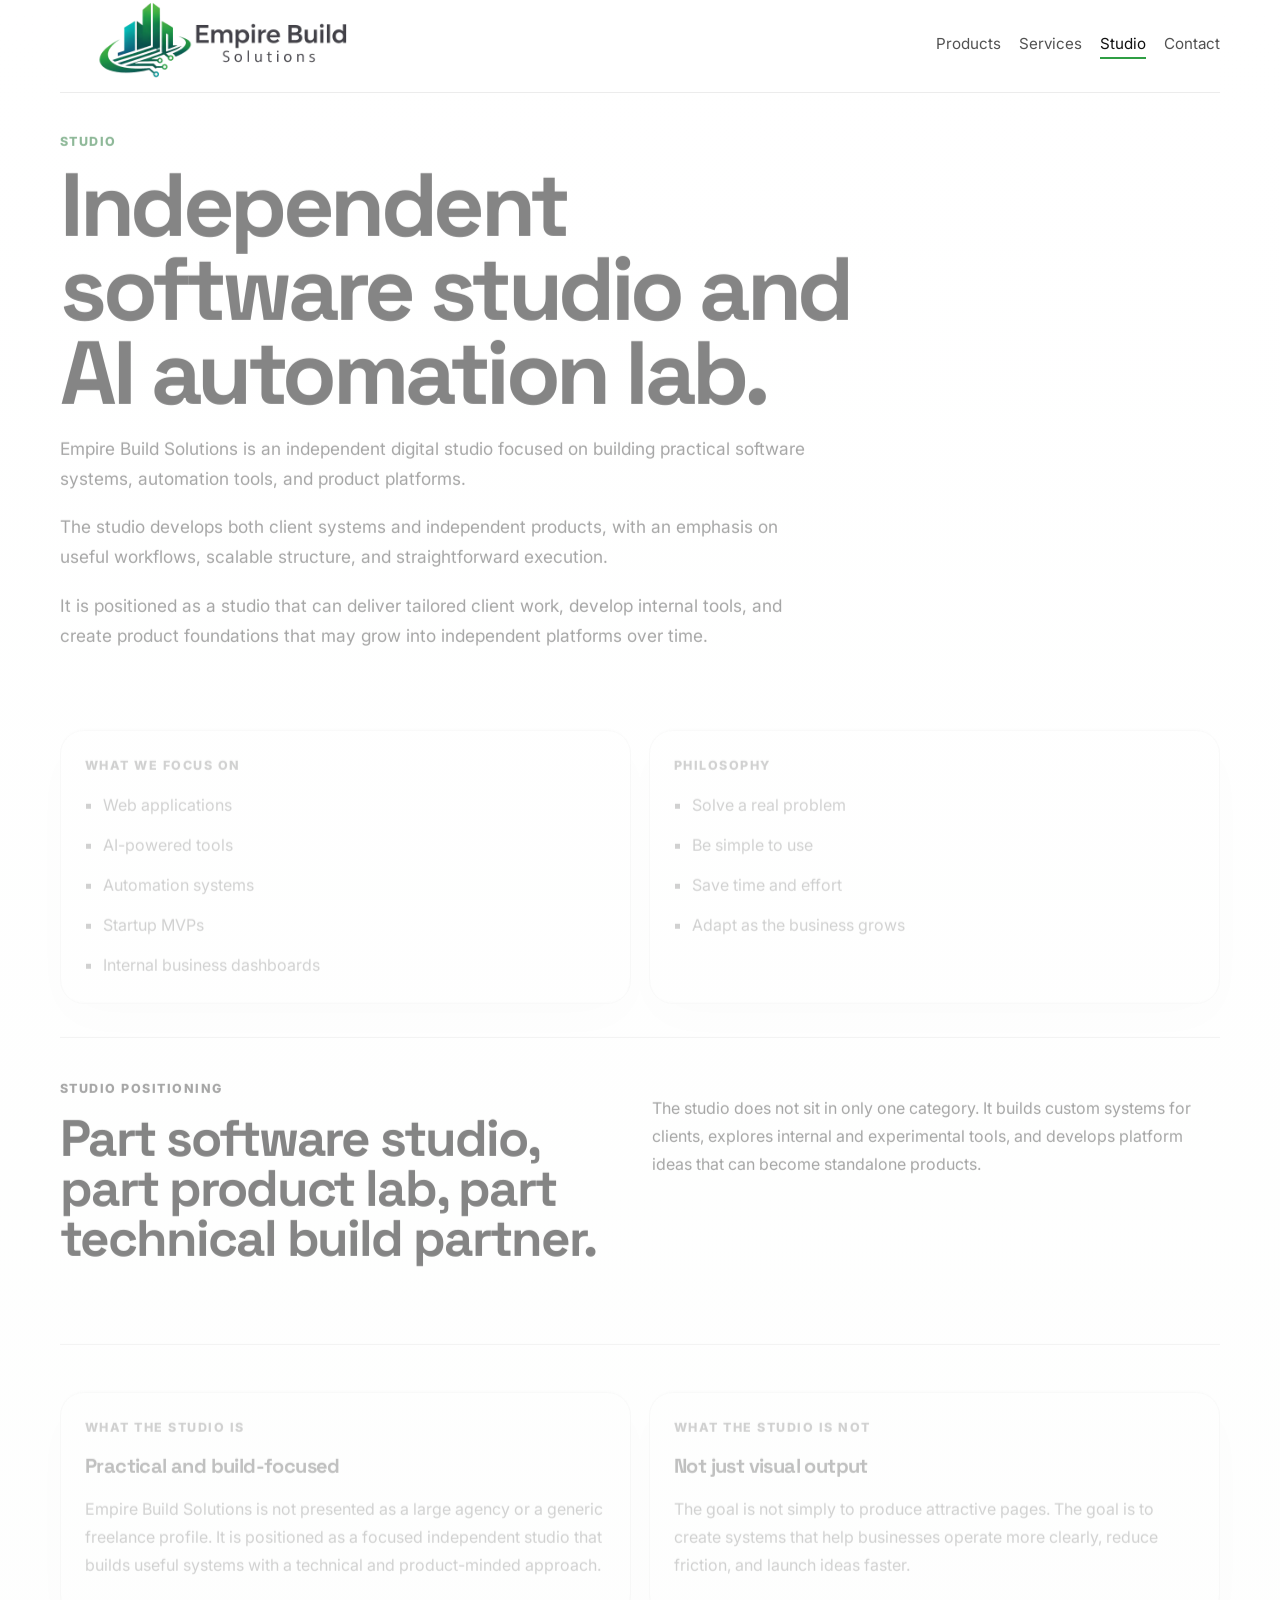
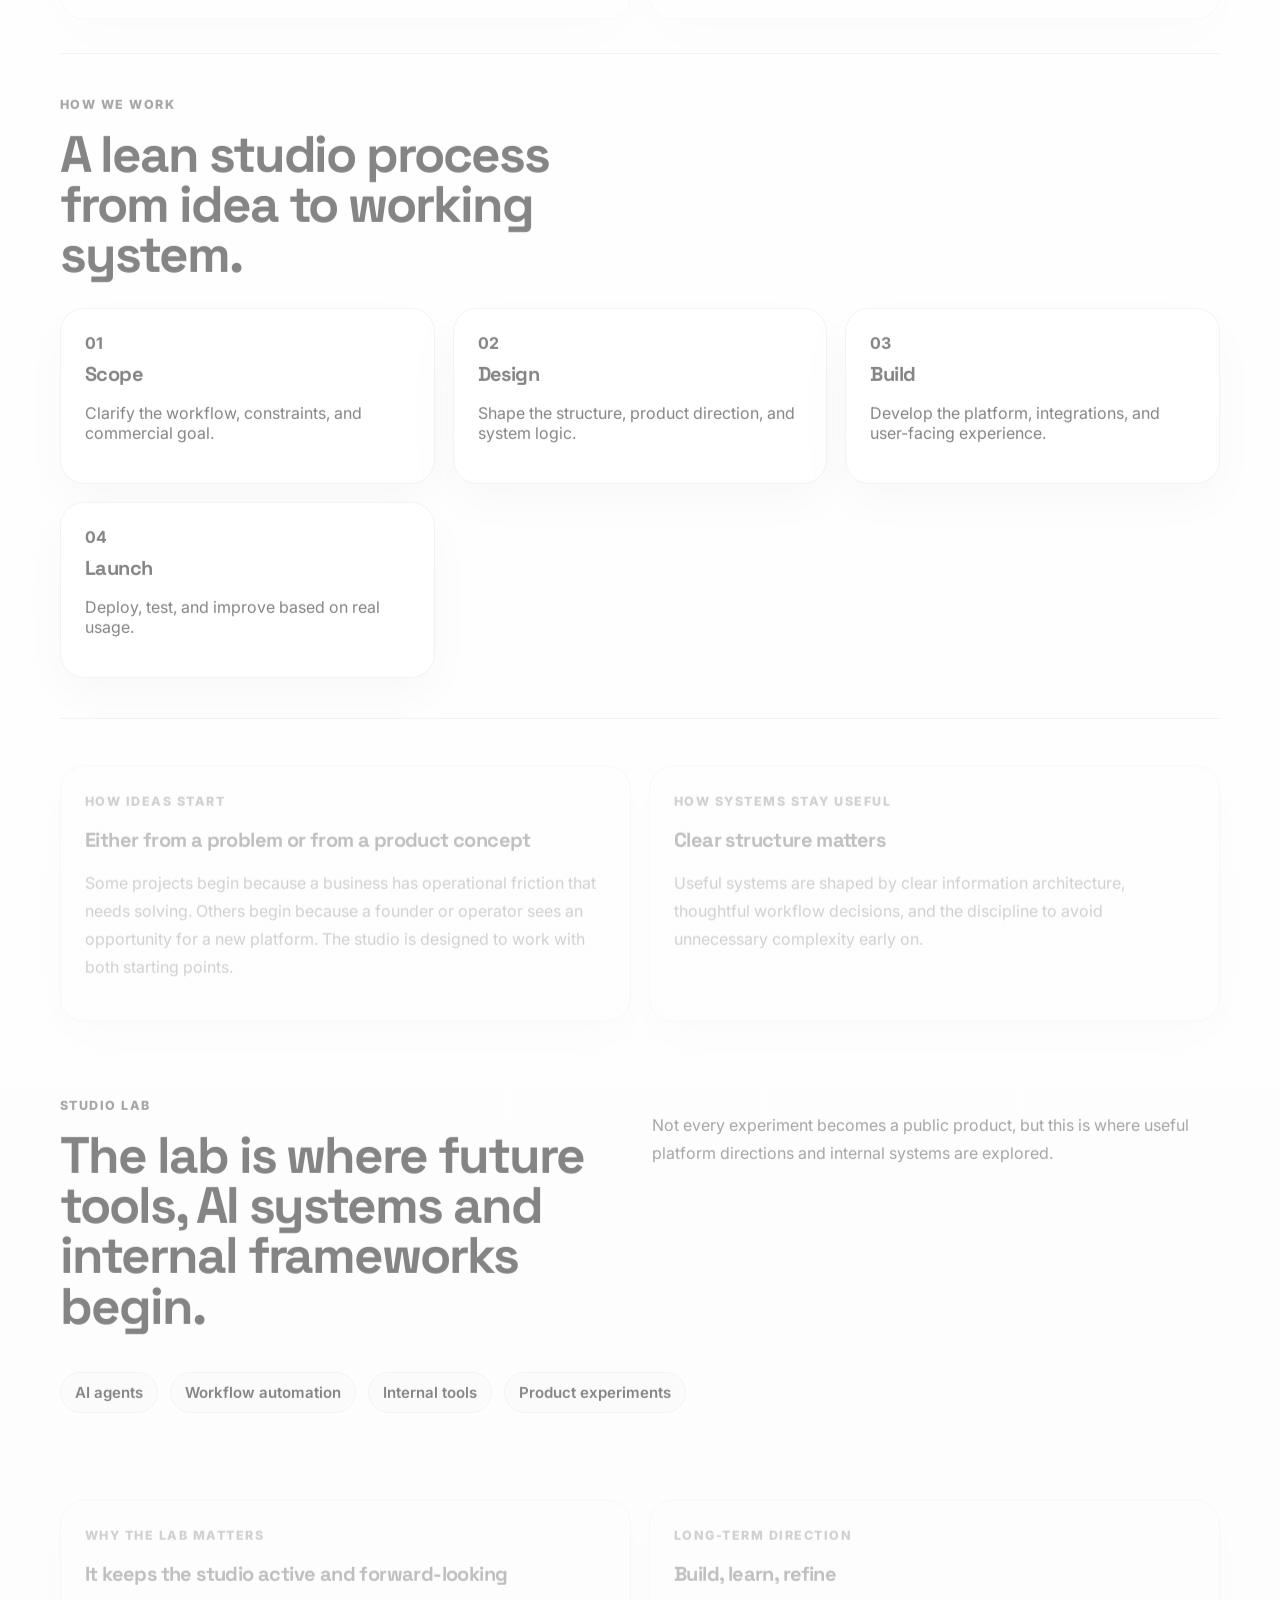
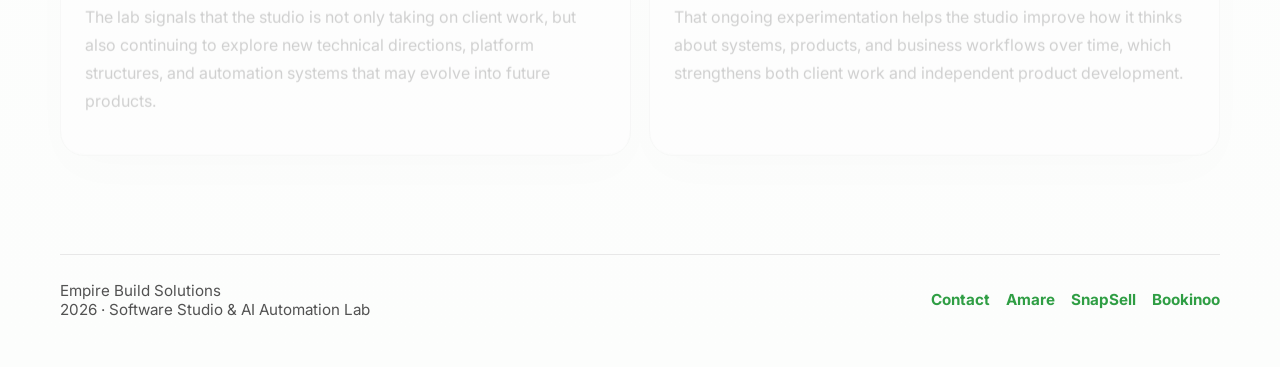
<file: about.html>
<!DOCTYPE html>
<html lang="en">
<head>
  <meta charset="UTF-8">
  <meta http-equiv="refresh" content="0; url=studio.html">
  <meta name="viewport" content="width=device-width, initial-scale=1.0">
  <title>Redirecting to Studio</title>
  <link rel="canonical" href="studio.html">
</head>
<body>
  <p>Redirecting to <a href="studio.html">Studio</a>...</p>
</body>
</html>
</file>
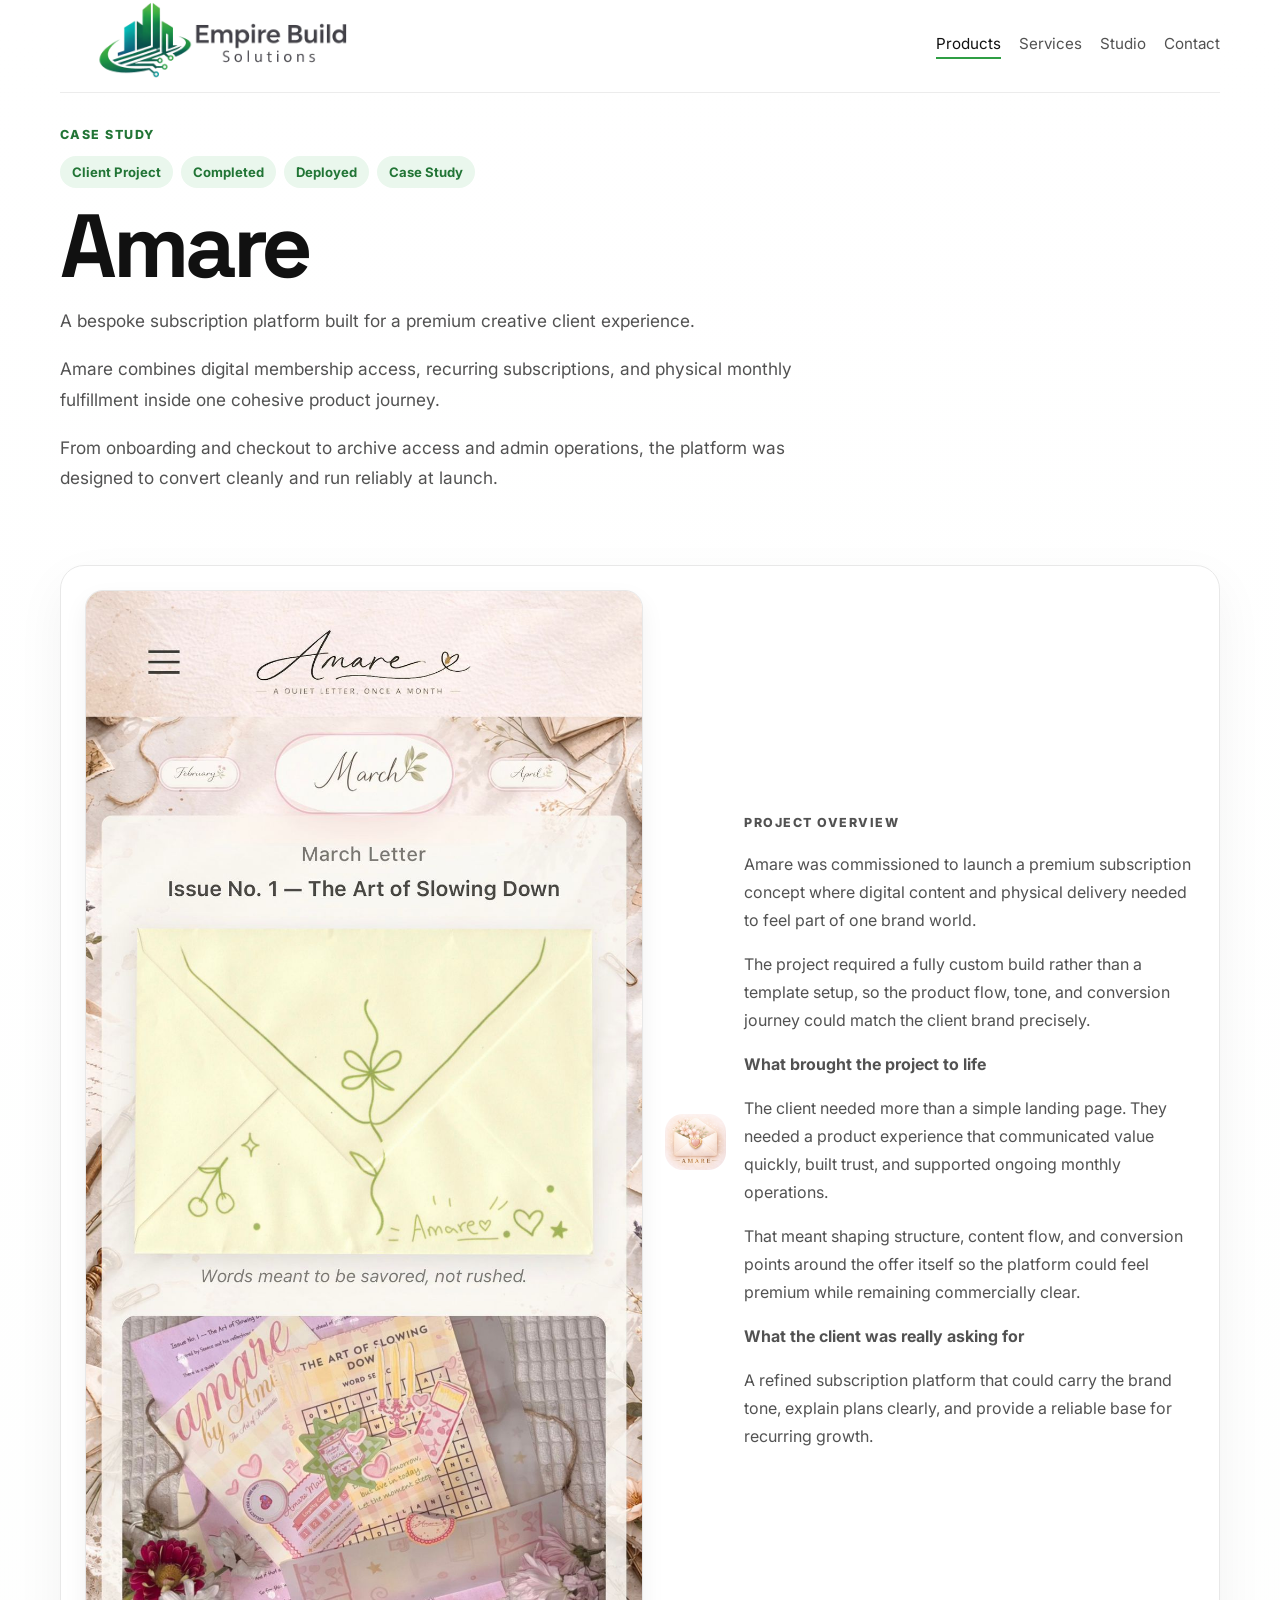
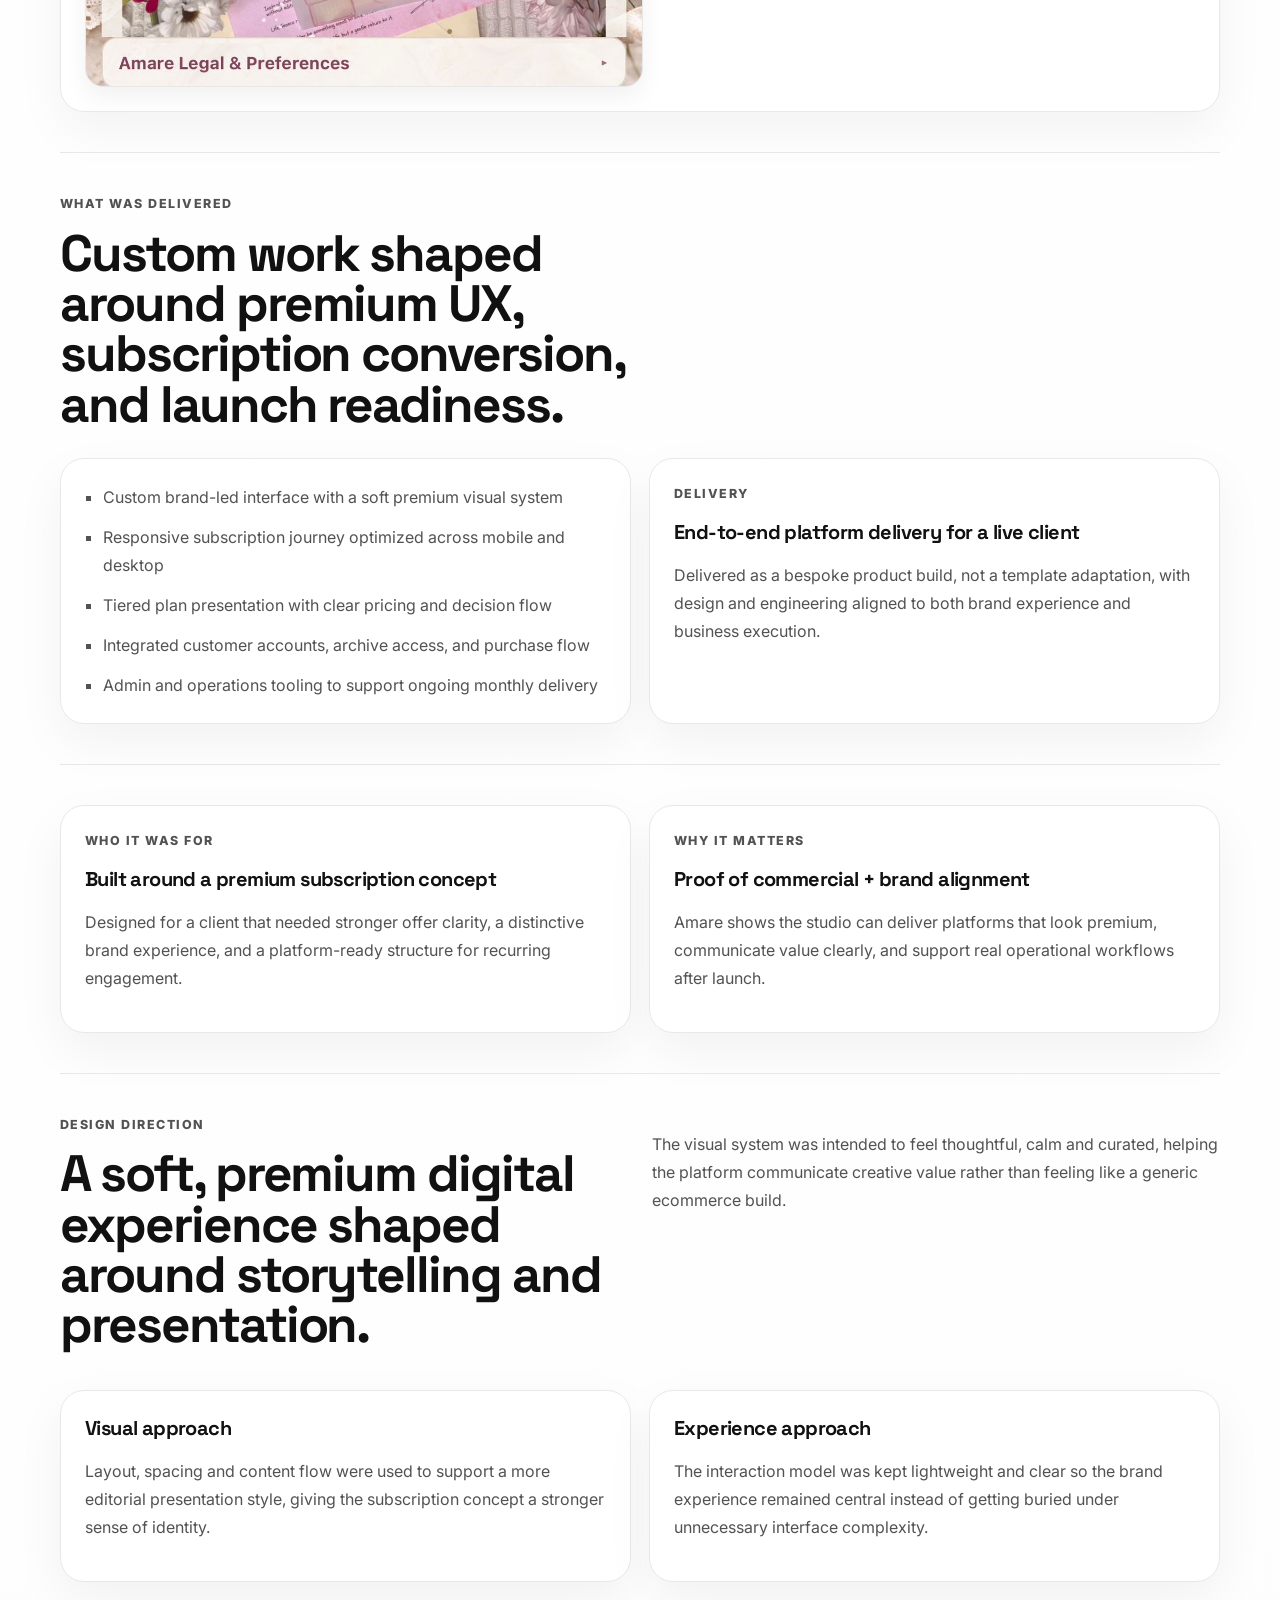
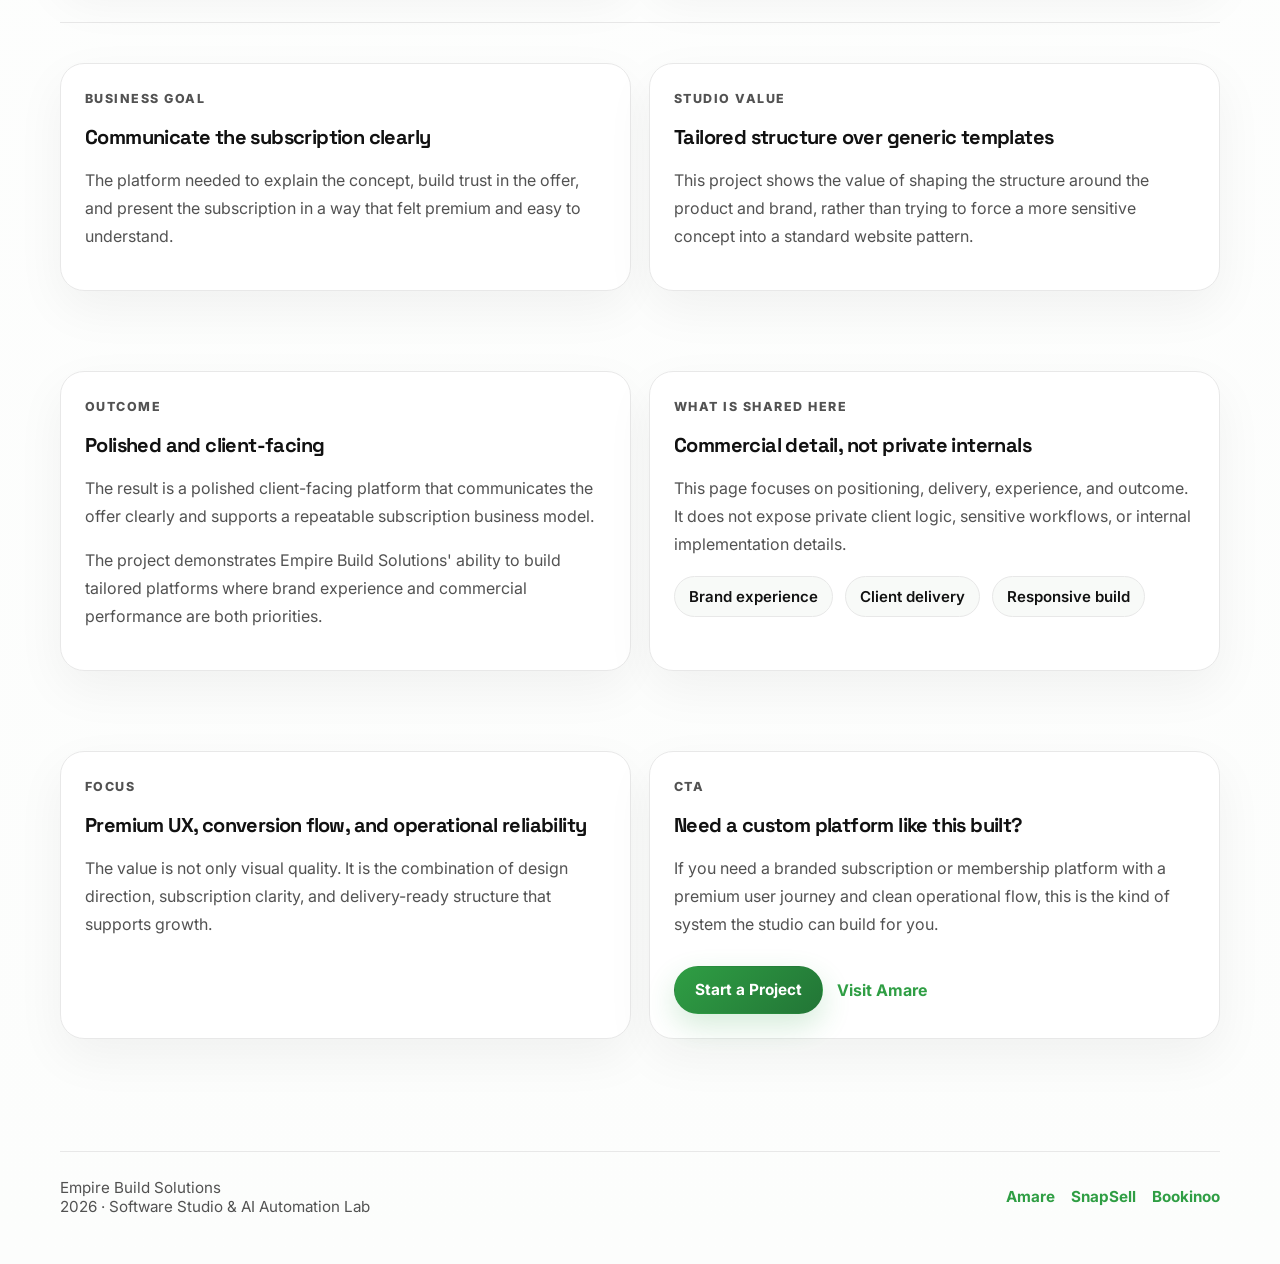
<file: amare.html>
<!DOCTYPE html>
<html lang="en">
<head>
  <meta charset="UTF-8">
  <meta name="viewport" content="width=device-width, initial-scale=1.0">
  <title>Amare | Empire Build Solutions</title>
  <meta name="description" content="Amare is a completed client platform delivered by Empire Build Solutions as a premium custom subscription product with digital access and physical fulfillment.">
  <meta name="theme-color" content="#111111">
  <meta property="og:title" content="Amare | Empire Build Solutions">
  <meta property="og:description" content="A bespoke subscription platform combining premium UX, recurring billing, and physical monthly delivery.">
  <meta property="og:type" content="website">
  <meta property="og:image" content="social-card.svg">
  <link rel="preconnect" href="https://fonts.googleapis.com">
  <link rel="preconnect" href="https://fonts.gstatic.com" crossorigin>
  <link href="https://fonts.googleapis.com/css2?family=Inter:wght@400;500;600;700;800&family=Space+Grotesk:wght@500;700&display=swap" rel="stylesheet">
  <link rel="icon" href="favicon.svg" type="image/svg+xml">
  <link rel="stylesheet" href="styles.css">
</head>
<body data-page="apps">
  <div class="page-shell">
    <header class="site-header">
      <a class="brand brand-logo" href="index.html" aria-label="Empire Build Solutions home">
        <img class="brand-logo-desktop" src="assets/logos/empirebuildsolutions-logo-text.png" alt="Empire Build Solutions logo">
        <img class="brand-logo-mobile" src="assets/logos/empirebuildsolutions-logo-mark.png" alt="Empire Build Solutions logo mark">
      </a>
      <nav class="site-nav">
        <a data-nav="apps" href="products.html">Products</a>
        <a data-nav="services" href="services.html">Services</a>
        <a data-nav="lab" href="studio.html">Studio</a>
        <a data-nav="contact" href="contact.html">Contact</a>
      </nav>
    </header>

    <main>
      <section class="page-hero">
        <div class="page-hero-copy">
          <p class="eyebrow">Case Study</p>
          <div class="status-row">
            <span class="status-pill">Client Project</span>
            <span class="status-pill">Completed</span>
            <span class="status-pill">Deployed</span>
            <span class="status-pill">Case Study</span>
          </div>
          <h1>Amare</h1>
          <p class="intro">A bespoke subscription platform built for a premium creative client experience.</p>
          <p class="intro">Amare combines digital membership access, recurring subscriptions, and physical monthly fulfillment inside one cohesive product journey.</p>
          <p class="intro">From onboarding and checkout to archive access and admin operations, the platform was designed to convert cleanly and run reliably at launch.</p>
        </div>
      </section>

      <section class="content-section">
        <article class="detail-card overview-card">
          <div class="overview-split">
            <div class="overview-media">
              <img class="project-shot" src="assets/projects/amare/amare-screenshot.jpeg" alt="Amare screenshot">
            </div>
            <div class="overview-head">
              <img class="project-logo project-logo-rounded" src="assets/projects/amare/amare-logo.png" alt="Amare logo">
              <div>
                <p class="eyebrow">Project Overview</p>
                <p>Amare was commissioned to launch a premium subscription concept where digital content and physical delivery needed to feel part of one brand world.</p>
                <p>The project required a fully custom build rather than a template setup, so the product flow, tone, and conversion journey could match the client brand precisely.</p>
                <p><strong>What brought the project to life</strong></p>
                <p>The client needed more than a simple landing page. They needed a product experience that communicated value quickly, built trust, and supported ongoing monthly operations.</p>
                <p>That meant shaping structure, content flow, and conversion points around the offer itself so the platform could feel premium while remaining commercially clear.</p>
                <p><strong>What the client was really asking for</strong></p>
                <p>A refined subscription platform that could carry the brand tone, explain plans clearly, and provide a reliable base for recurring growth.</p>
              </div>
            </div>
          </div>
        </article>
      </section>

      <section class="content-section bordered-section">
        <div class="section-heading">
          <p class="eyebrow">What Was Delivered</p>
          <h2>Custom work shaped around premium UX, subscription conversion, and launch readiness.</h2>
        </div>
        <div class="detail-grid">
          <article class="detail-card">
            <ul class="check-list">
              <li>Custom brand-led interface with a soft premium visual system</li>
              <li>Responsive subscription journey optimized across mobile and desktop</li>
              <li>Tiered plan presentation with clear pricing and decision flow</li>
              <li>Integrated customer accounts, archive access, and purchase flow</li>
              <li>Admin and operations tooling to support ongoing monthly delivery</li>
            </ul>
          </article>
          <article class="detail-card">
            <p class="eyebrow">Delivery</p>
            <h3>End-to-end platform delivery for a live client</h3>
            <p>Delivered as a bespoke product build, not a template adaptation, with design and engineering aligned to both brand experience and business execution.</p>
          </article>
        </div>
      </section>

      <section class="content-section">
        <div class="detail-grid">
          <article class="detail-card">
            <p class="eyebrow">Who It Was For</p>
            <h3>Built around a premium subscription concept</h3>
            <p>Designed for a client that needed stronger offer clarity, a distinctive brand experience, and a platform-ready structure for recurring engagement.</p>
          </article>
          <article class="detail-card">
            <p class="eyebrow">Why It Matters</p>
            <h3>Proof of commercial + brand alignment</h3>
            <p>Amare shows the studio can deliver platforms that look premium, communicate value clearly, and support real operational workflows after launch.</p>
          </article>
        </div>
      </section>

      <section class="content-section bordered-section">
        <div class="section-heading split">
          <div>
            <p class="eyebrow">Design Direction</p>
            <h2>A soft, premium digital experience shaped around storytelling and presentation.</h2>
          </div>
          <p>The visual system was intended to feel thoughtful, calm and curated, helping the platform communicate creative value rather than feeling like a generic ecommerce build.</p>
        </div>
        <div class="detail-grid">
          <article class="detail-card">
            <h3>Visual approach</h3>
            <p>Layout, spacing and content flow were used to support a more editorial presentation style, giving the subscription concept a stronger sense of identity.</p>
          </article>
          <article class="detail-card">
            <h3>Experience approach</h3>
            <p>The interaction model was kept lightweight and clear so the brand experience remained central instead of getting buried under unnecessary interface complexity.</p>
          </article>
        </div>
      </section>

      <section class="content-section">
        <div class="detail-grid">
          <article class="detail-card">
            <p class="eyebrow">Business Goal</p>
            <h3>Communicate the subscription clearly</h3>
            <p>The platform needed to explain the concept, build trust in the offer, and present the subscription in a way that felt premium and easy to understand.</p>
          </article>
          <article class="detail-card">
            <p class="eyebrow">Studio Value</p>
            <h3>Tailored structure over generic templates</h3>
            <p>This project shows the value of shaping the structure around the product and brand, rather than trying to force a more sensitive concept into a standard website pattern.</p>
          </article>
        </div>
      </section>

      <section class="content-section">
        <div class="detail-grid">
          <article class="detail-card">
            <p class="eyebrow">Outcome</p>
            <h3>Polished and client-facing</h3>
            <p>The result is a polished client-facing platform that communicates the offer clearly and supports a repeatable subscription business model.</p>
            <p>The project demonstrates Empire Build Solutions' ability to build tailored platforms where brand experience and commercial performance are both priorities.</p>
          </article>
          <article class="detail-card">
            <p class="eyebrow">What Is Shared Here</p>
            <h3>Commercial detail, not private internals</h3>
            <p>This page focuses on positioning, delivery, experience, and outcome. It does not expose private client logic, sensitive workflows, or internal implementation details.</p>
            <div class="mini-tags compact-tags">
              <span>Brand experience</span>
              <span>Client delivery</span>
              <span>Responsive build</span>
            </div>
          </article>
        </div>
      </section>

      <section class="content-section">
        <div class="detail-grid">
          <article class="detail-card">
            <p class="eyebrow">Focus</p>
            <h3>Premium UX, conversion flow, and operational reliability</h3>
            <p>The value is not only visual quality. It is the combination of design direction, subscription clarity, and delivery-ready structure that supports growth.</p>
          </article>
          <article class="detail-card">
            <p class="eyebrow">CTA</p>
            <h3>Need a custom platform like this built?</h3>
            <p>If you need a branded subscription or membership platform with a premium user journey and clean operational flow, this is the kind of system the studio can build for you.</p>
            <div class="contact-panel">
              <a class="button button-primary" href="contact.html">Start a Project</a>
              <a class="text-link" href="https://amare.empirebuildsolutions.co.uk" target="_blank" rel="noreferrer">Visit Amare</a>
            </div>
          </article>
        </div>
      </section>
    </main>

    <footer class="site-footer">
      <div>
        <p>Empire Build Solutions</p>
        <p><span id="year"></span> · Software Studio & AI Automation Lab</p>
      </div>
      <div class="footer-products">
        <a href="https://amare.empirebuildsolutions.co.uk" target="_blank" rel="noreferrer">Amare</a>
        <a href="https://snapsell.empirebuildsolutions.co.uk" target="_blank" rel="noreferrer">SnapSell</a>
        <a href="https://bookinoo.empirebuildsolutions.co.uk" target="_blank" rel="noreferrer">Bookinoo</a>
      </div>
    </footer>
  </div>
  <script src="script.js"></script>
</body>
</html>
</file>
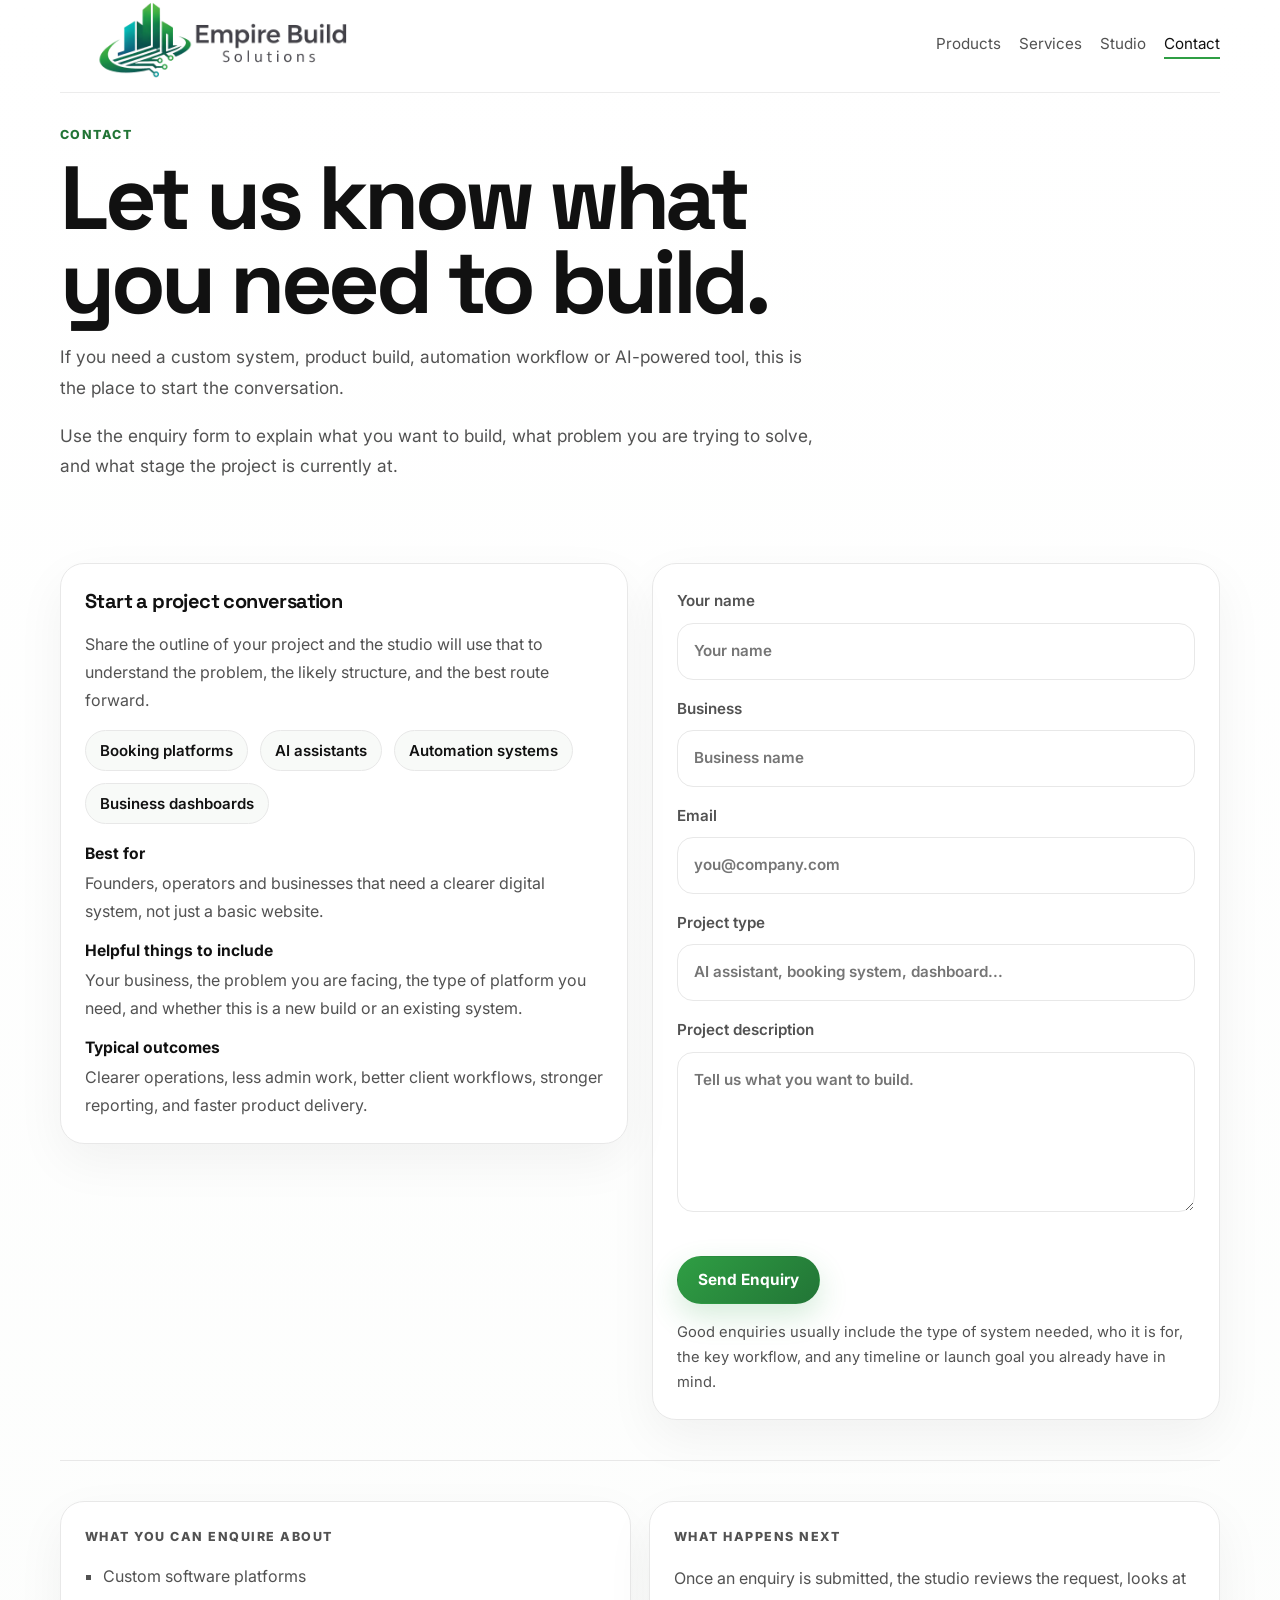
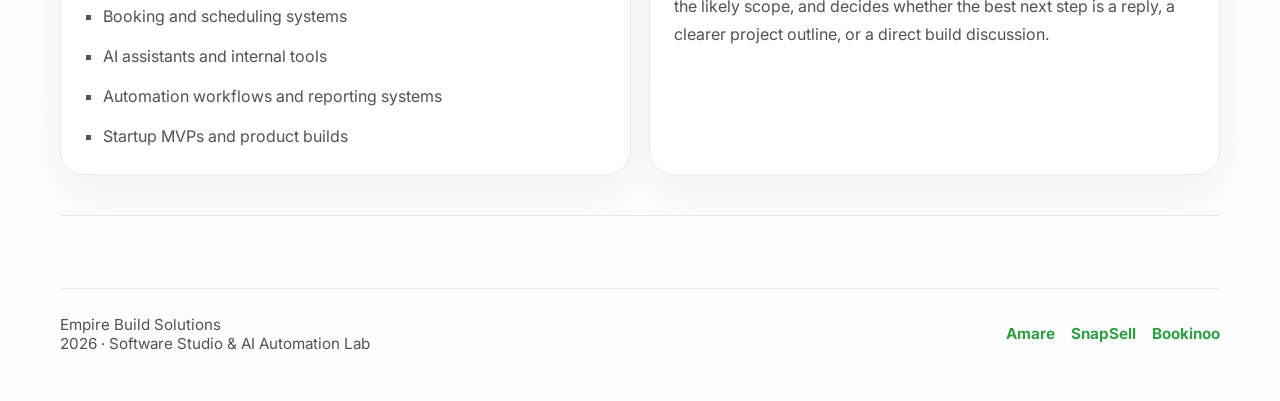
<file: contact.html>
<!DOCTYPE html>
<html lang="en">
<head>
  <meta charset="UTF-8">
  <meta name="viewport" content="width=device-width, initial-scale=1.0">
  <title>Contact | Empire Build Solutions</title>
  <meta name="description" content="Contact Empire Build Solutions about a custom system, automation workflow, AI assistant, or digital product.">
  <meta name="theme-color" content="#111111">
  <meta property="og:title" content="Contact | Empire Build Solutions">
  <meta property="og:description" content="Contact Empire Build Solutions about a custom system, automation workflow, AI assistant, or digital product.">
  <meta property="og:type" content="website">
  <meta property="og:image" content="social-card.svg">
  <meta name="twitter:card" content="summary_large_image">
  <meta name="twitter:title" content="Contact | Empire Build Solutions">
  <meta name="twitter:description" content="Contact Empire Build Solutions about a custom system, automation workflow, AI assistant, or digital product.">
  <meta name="twitter:image" content="social-card.svg">
  <link rel="canonical" href="contact.html">
  <link rel="preconnect" href="https://fonts.googleapis.com">
  <link rel="preconnect" href="https://fonts.gstatic.com" crossorigin>
  <link href="https://fonts.googleapis.com/css2?family=Inter:wght@400;500;600;700;800&family=Space+Grotesk:wght@500;700&display=swap" rel="stylesheet">
  <link rel="icon" href="favicon.svg" type="image/svg+xml">
  <link rel="stylesheet" href="styles.css">
</head>
<body data-page="contact">
  <div class="page-shell">
    <header class="site-header">
      <a class="brand brand-logo" href="index.html" aria-label="Empire Build Solutions home">
        <img class="brand-logo-desktop" src="assets/logos/empirebuildsolutions-logo-text.png" alt="Empire Build Solutions logo">
        <img class="brand-logo-mobile" src="assets/logos/empirebuildsolutions-logo-mark.png" alt="Empire Build Solutions logo mark">
      </a>
      <nav class="site-nav">
        <a data-nav="apps" href="products.html">Products</a>
        <a data-nav="services" href="services.html">Services</a>
        <a data-nav="lab" href="studio.html">Studio</a>
        <a data-nav="contact" href="contact.html">Contact</a>
      </nav>
    </header>

    <main>
      <section class="page-hero">
        <div class="page-hero-copy">
          <p class="eyebrow">Contact</p>
          <h1>Let us know what you need to build.</h1>
          <p class="intro">If you need a custom system, product build, automation workflow or AI-powered tool, this is the place to start the conversation.</p>
          <p class="intro">Use the enquiry form to explain what you want to build, what problem you are trying to solve, and what stage the project is currently at.</p>
        </div>
      </section>

      <section class="content-section">
        <div class="contact-layout">
          <article class="contact-card">
            <div>
              <h3>Start a project conversation</h3>
              <p>Share the outline of your project and the studio will use that to understand the problem, the likely structure, and the best route forward.</p>
              <div class="mini-tags">
                <span>Booking platforms</span>
                <span>AI assistants</span>
                <span>Automation systems</span>
                <span>Business dashboards</span>
              </div>
            </div>
            <div class="contact-points">
              <div>
                <strong>Best for</strong>
                <p>Founders, operators and businesses that need a clearer digital system, not just a basic website.</p>
              </div>
              <div>
                <strong>Helpful things to include</strong>
                <p>Your business, the problem you are facing, the type of platform you need, and whether this is a new build or an existing system.</p>
              </div>
              <div>
                <strong>Typical outcomes</strong>
                <p>Clearer operations, less admin work, better client workflows, stronger reporting, and faster product delivery.</p>
              </div>
            </div>
          </article>

          <form class="contact-form" id="contact-form">
            <div class="form-status" id="form-status" aria-live="polite"></div>
            <label class="hp-field" aria-hidden="true" tabindex="-1">
              Leave this field empty
              <input type="text" name="website" autocomplete="off" tabindex="-1">
            </label>
            <label>
              Your name
              <input type="text" name="name" placeholder="Your name" required>
            </label>
            <label>
              Business
              <input type="text" name="business" placeholder="Business name">
            </label>
            <label>
              Email
              <input type="email" name="email" placeholder="you@company.com" required>
            </label>
            <label>
              Project type
              <input type="text" name="project" placeholder="AI assistant, booking system, dashboard..." required>
            </label>
            <label>
              Project description
              <textarea name="details" placeholder="Tell us what you want to build." required></textarea>
            </label>
            <div class="form-actions">
              <button class="button button-primary" type="submit">Send Enquiry</button>
            </div>
            <p class="form-helper">Good enquiries usually include the type of system needed, who it is for, the key workflow, and any timeline or launch goal you already have in mind.</p>
          </form>
        </div>
      </section>

      <section class="content-section bordered-section">
        <div class="detail-grid">
          <article class="detail-card">
            <p class="eyebrow">What You Can Enquire About</p>
            <ul class="check-list">
              <li>Custom software platforms</li>
              <li>Booking and scheduling systems</li>
              <li>AI assistants and internal tools</li>
              <li>Automation workflows and reporting systems</li>
              <li>Startup MVPs and product builds</li>
            </ul>
          </article>
          <article class="detail-card">
            <p class="eyebrow">What Happens Next</p>
            <p>Once an enquiry is submitted, the studio reviews the request, looks at the likely scope, and decides whether the best next step is a reply, a clearer project outline, or a direct build discussion.</p>
          </article>
        </div>
      </section>
    </main>

    <footer class="site-footer">
      <div>
        <p>Empire Build Solutions</p>
        <p><span id="year"></span> · Software Studio & AI Automation Lab</p>
      </div>
      <div class="footer-products">
        <a href="https://amare.empirebuildsolutions.co.uk" target="_blank" rel="noreferrer">Amare</a>
        <a href="https://snapsell.empirebuildsolutions.co.uk" target="_blank" rel="noreferrer">SnapSell</a>
        <a href="https://bookinoo.empirebuildsolutions.co.uk" target="_blank" rel="noreferrer">Bookinoo</a>
      </div>
    </footer>
  </div>
  <script src="script.js"></script>
</body>
</html>
</file>
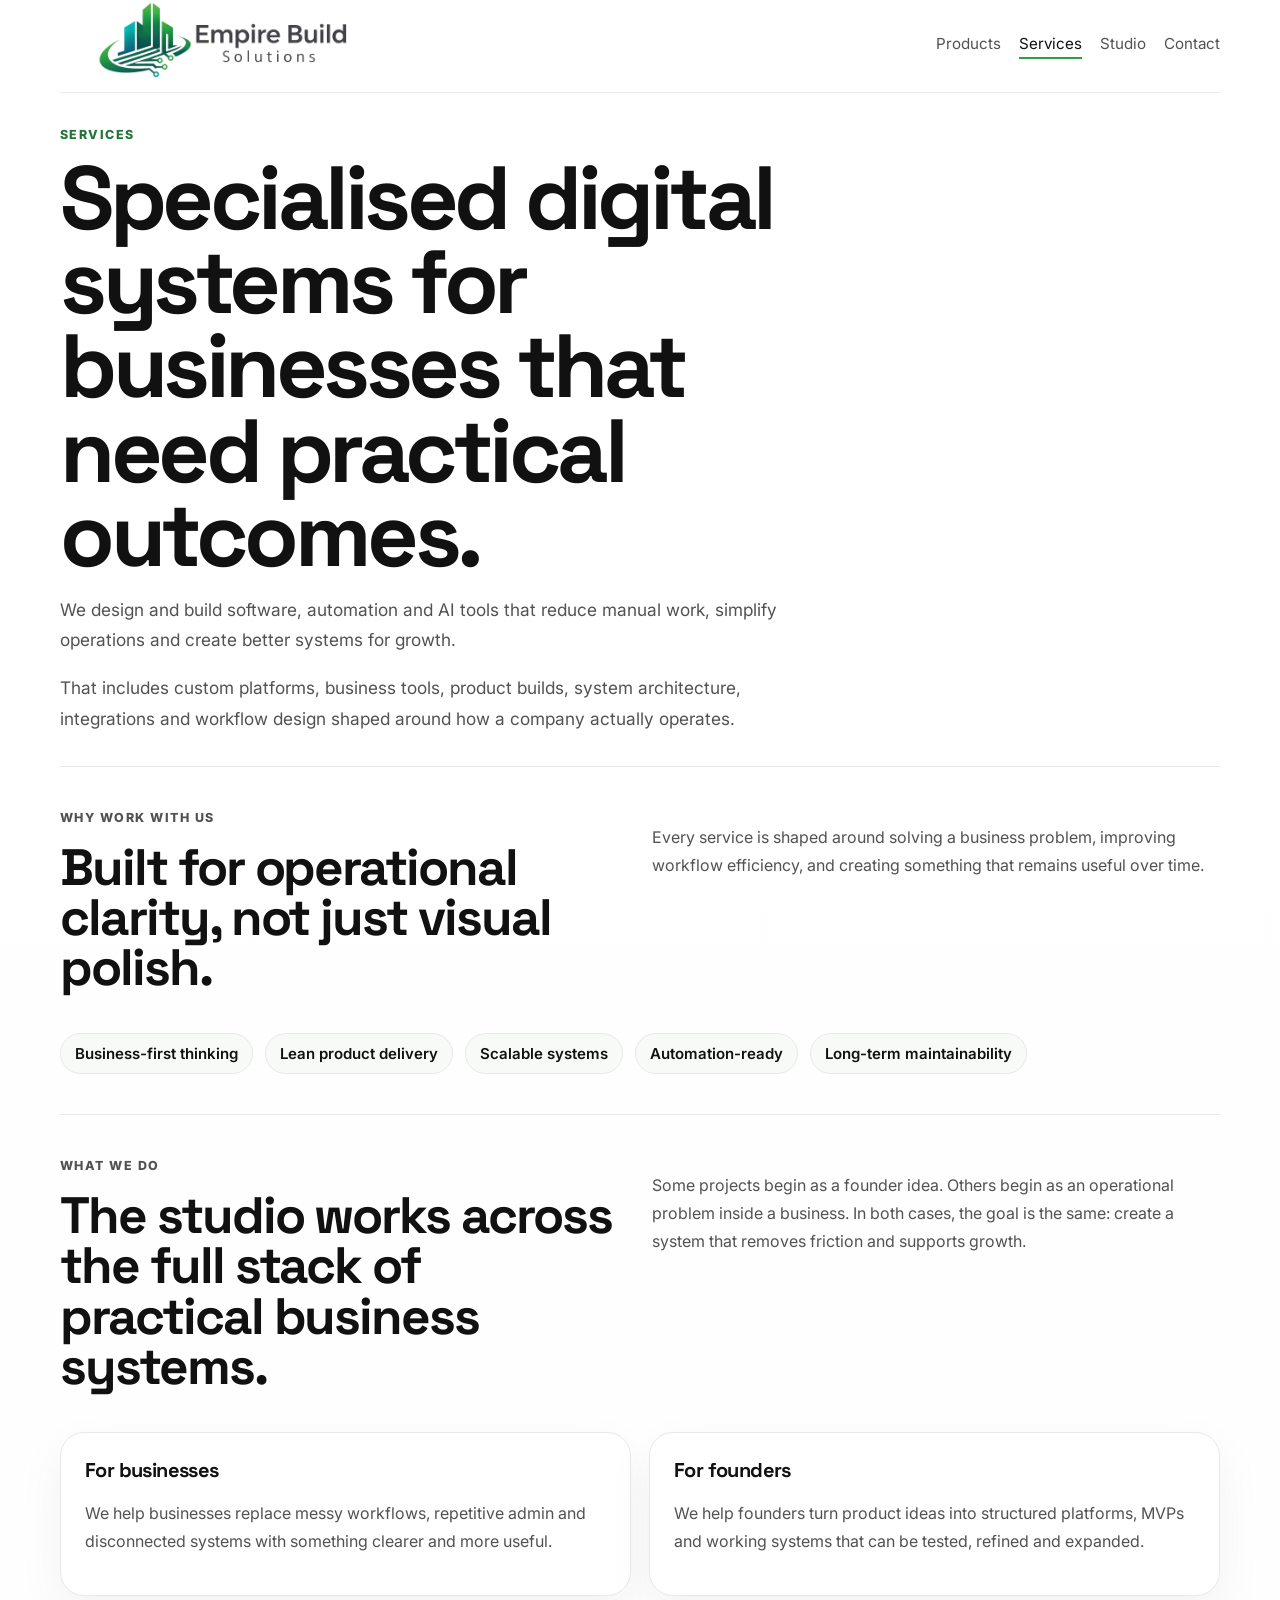
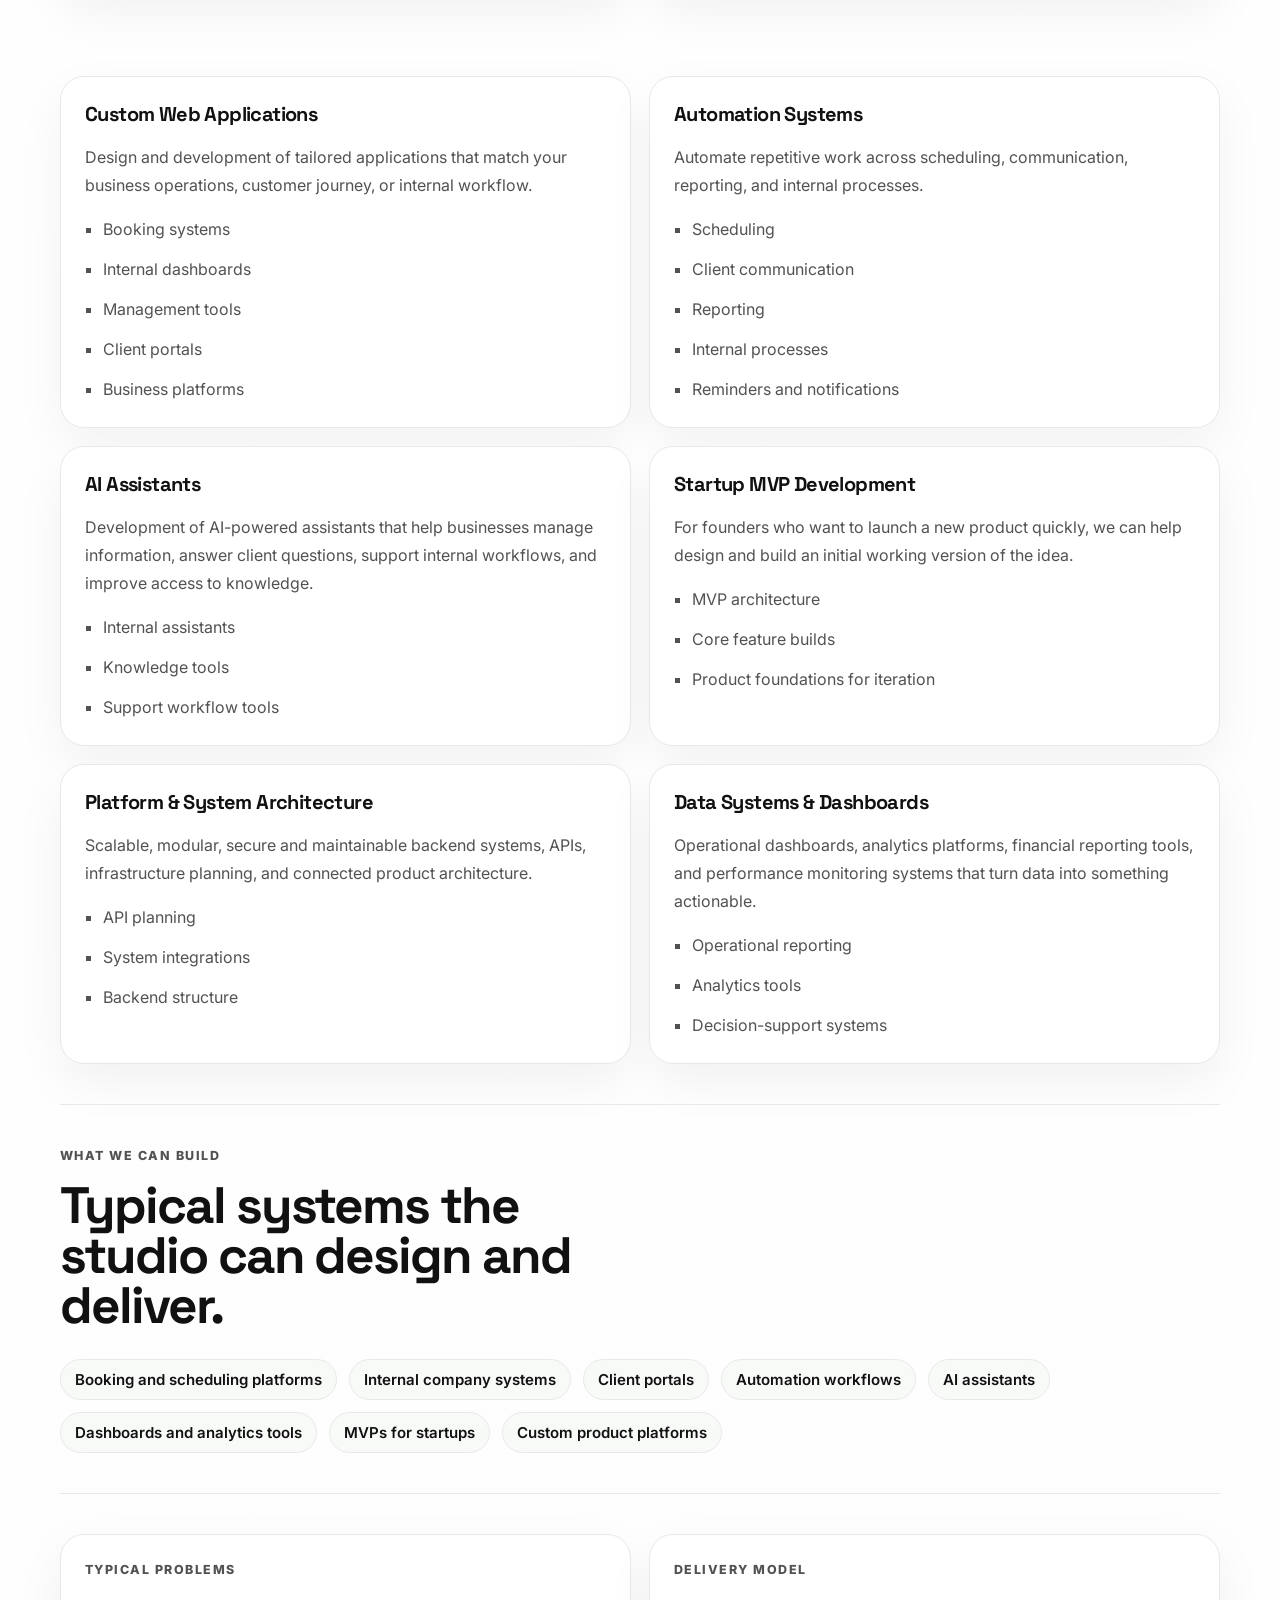
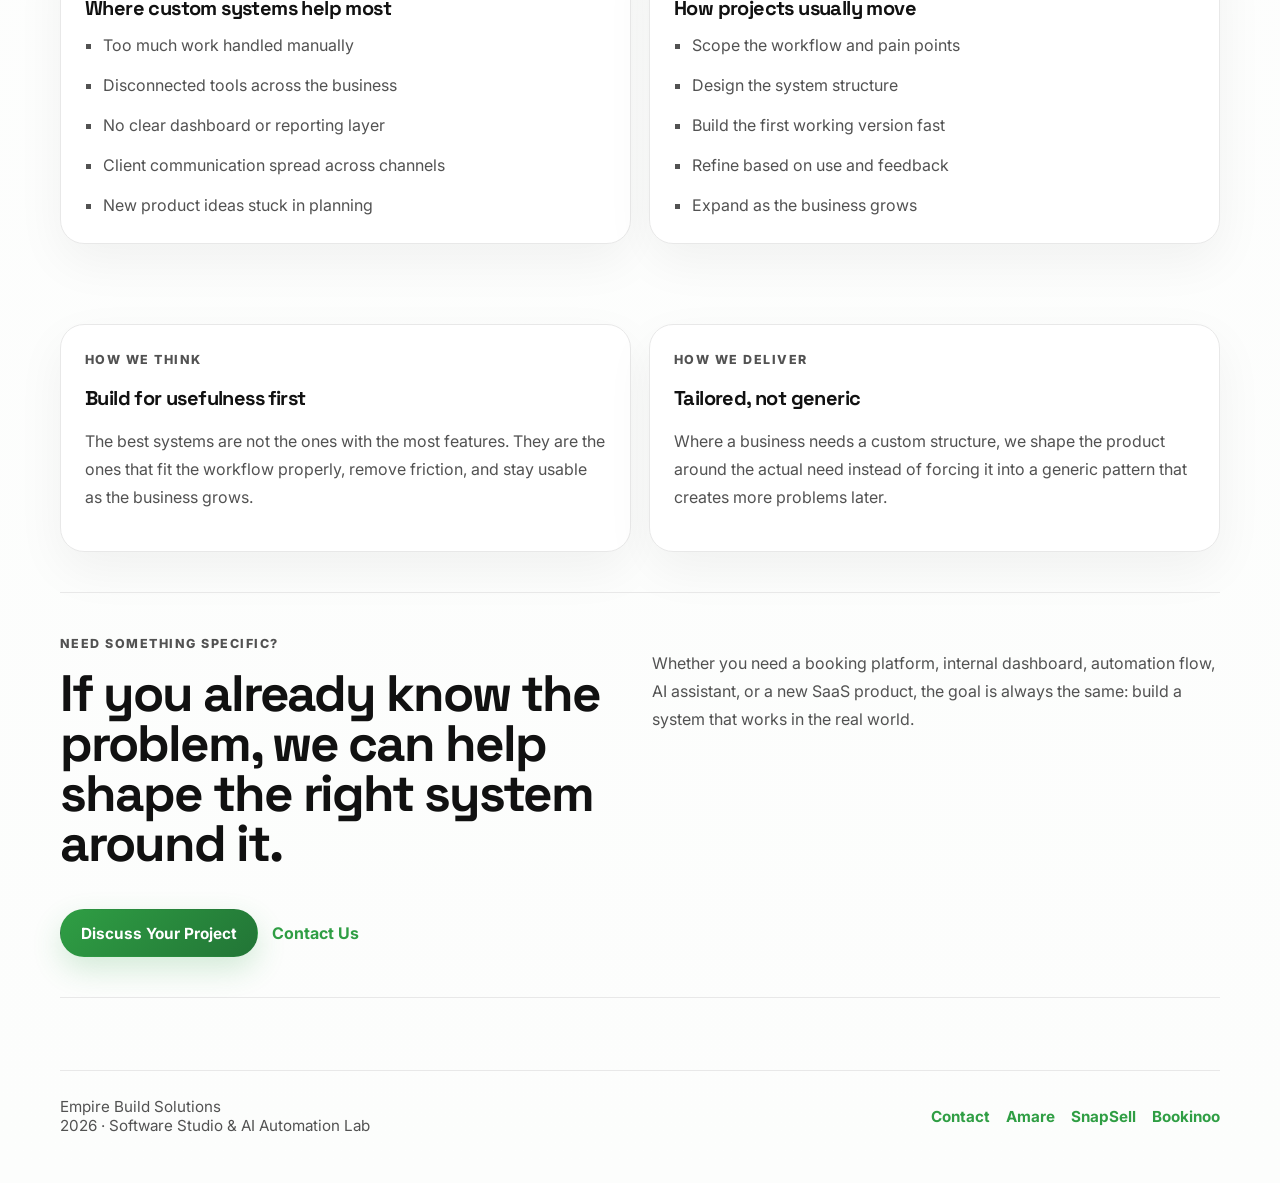
<file: services.html>
<!DOCTYPE html>
<html lang="en">
<head>
  <meta charset="UTF-8">
  <meta name="viewport" content="width=device-width, initial-scale=1.0">
  <title>Services | Empire Build Solutions</title>
  <meta name="description" content="Empire Build Solutions offers custom software development, AI assistants, automation systems, startup MVP development, and platform architecture.">
  <meta name="theme-color" content="#111111">
  <meta property="og:title" content="Services | Empire Build Solutions">
  <meta property="og:description" content="Custom software, automation systems, AI assistants, dashboards, and platform development.">
  <meta property="og:type" content="website">
  <meta property="og:image" content="social-card.svg">
  <meta name="twitter:card" content="summary_large_image">
  <meta name="twitter:title" content="Services | Empire Build Solutions">
  <meta name="twitter:description" content="Custom software, automation systems, AI assistants, dashboards, and platform development.">
  <meta name="twitter:image" content="social-card.svg">
  <link rel="canonical" href="services.html">
  <link rel="preconnect" href="https://fonts.googleapis.com">
  <link rel="preconnect" href="https://fonts.gstatic.com" crossorigin>
  <link href="https://fonts.googleapis.com/css2?family=Inter:wght@400;500;600;700;800&family=Space+Grotesk:wght@500;700&display=swap" rel="stylesheet">
  <link rel="icon" href="favicon.svg" type="image/svg+xml">
  <link rel="stylesheet" href="styles.css">
</head>
<body data-page="services">
  <div class="page-shell">
    <header class="site-header">
      <a class="brand brand-logo" href="index.html" aria-label="Empire Build Solutions home">
        <img class="brand-logo-desktop" src="assets/logos/empirebuildsolutions-logo-text.png" alt="Empire Build Solutions logo">
        <img class="brand-logo-mobile" src="assets/logos/empirebuildsolutions-logo-mark.png" alt="Empire Build Solutions logo mark">
      </a>
      <nav class="site-nav">
        <a data-nav="apps" href="products.html">Products</a>
        <a data-nav="services" href="services.html">Services</a>
        <a data-nav="lab" href="studio.html">Studio</a>
        <a data-nav="contact" href="contact.html">Contact</a>
      </nav>
    </header>

    <main>
      <section class="page-hero">
        <div class="page-hero-copy">
          <p class="eyebrow">Services</p>
          <h1>Specialised digital systems for businesses that need practical outcomes.</h1>
          <p class="intro">We design and build software, automation and AI tools that reduce manual work, simplify operations and create better systems for growth.</p>
          <p class="intro">That includes custom platforms, business tools, product builds, system architecture, integrations and workflow design shaped around how a company actually operates.</p>
        </div>
      </section>

      <section class="content-section bordered-section">
        <div class="section-heading split">
          <div>
            <p class="eyebrow">Why Work With Us</p>
            <h2>Built for operational clarity, not just visual polish.</h2>
          </div>
          <p>Every service is shaped around solving a business problem, improving workflow efficiency, and creating something that remains useful over time.</p>
        </div>
        <div class="mini-tags">
          <span>Business-first thinking</span>
          <span>Lean product delivery</span>
          <span>Scalable systems</span>
          <span>Automation-ready</span>
          <span>Long-term maintainability</span>
        </div>
      </section>

      <section class="content-section">
        <div class="section-heading split">
          <div>
            <p class="eyebrow">What We Do</p>
            <h2>The studio works across the full stack of practical business systems.</h2>
          </div>
          <p>Some projects begin as a founder idea. Others begin as an operational problem inside a business. In both cases, the goal is the same: create a system that removes friction and supports growth.</p>
        </div>
        <div class="detail-grid">
          <article class="detail-card">
            <h3>For businesses</h3>
            <p>We help businesses replace messy workflows, repetitive admin and disconnected systems with something clearer and more useful.</p>
          </article>
          <article class="detail-card">
            <h3>For founders</h3>
            <p>We help founders turn product ideas into structured platforms, MVPs and working systems that can be tested, refined and expanded.</p>
          </article>
        </div>
      </section>

      <section class="content-section">
        <div class="list-grid">
          <article class="list-card">
            <h3>Custom Web Applications</h3>
            <p>Design and development of tailored applications that match your business operations, customer journey, or internal workflow.</p>
            <ul class="check-list">
              <li>Booking systems</li>
              <li>Internal dashboards</li>
              <li>Management tools</li>
              <li>Client portals</li>
              <li>Business platforms</li>
            </ul>
          </article>
          <article class="list-card">
            <h3>Automation Systems</h3>
            <p>Automate repetitive work across scheduling, communication, reporting, and internal processes.</p>
            <ul class="check-list">
              <li>Scheduling</li>
              <li>Client communication</li>
              <li>Reporting</li>
              <li>Internal processes</li>
              <li>Reminders and notifications</li>
            </ul>
          </article>
          <article class="list-card">
            <h3>AI Assistants</h3>
            <p>Development of AI-powered assistants that help businesses manage information, answer client questions, support internal workflows, and improve access to knowledge.</p>
            <ul class="check-list">
              <li>Internal assistants</li>
              <li>Knowledge tools</li>
              <li>Support workflow tools</li>
            </ul>
          </article>
          <article class="list-card">
            <h3>Startup MVP Development</h3>
            <p>For founders who want to launch a new product quickly, we can help design and build an initial working version of the idea.</p>
            <ul class="check-list">
              <li>MVP architecture</li>
              <li>Core feature builds</li>
              <li>Product foundations for iteration</li>
            </ul>
          </article>
          <article class="list-card">
            <h3>Platform & System Architecture</h3>
            <p>Scalable, modular, secure and maintainable backend systems, APIs, infrastructure planning, and connected product architecture.</p>
            <ul class="check-list">
              <li>API planning</li>
              <li>System integrations</li>
              <li>Backend structure</li>
            </ul>
          </article>
          <article class="list-card">
            <h3>Data Systems & Dashboards</h3>
            <p>Operational dashboards, analytics platforms, financial reporting tools, and performance monitoring systems that turn data into something actionable.</p>
            <ul class="check-list">
              <li>Operational reporting</li>
              <li>Analytics tools</li>
              <li>Decision-support systems</li>
            </ul>
          </article>
        </div>
      </section>

      <section class="content-section bordered-section">
        <div class="section-heading">
          <p class="eyebrow">What We Can Build</p>
          <h2>Typical systems the studio can design and deliver.</h2>
        </div>
        <div class="mini-tags">
          <span>Booking and scheduling platforms</span>
          <span>Internal company systems</span>
          <span>Client portals</span>
          <span>Automation workflows</span>
          <span>AI assistants</span>
          <span>Dashboards and analytics tools</span>
          <span>MVPs for startups</span>
          <span>Custom product platforms</span>
        </div>
      </section>

      <section class="content-section">
        <div class="detail-grid">
          <article class="detail-card">
            <p class="eyebrow">Typical Problems</p>
            <h3>Where custom systems help most</h3>
            <ul class="check-list">
              <li>Too much work handled manually</li>
              <li>Disconnected tools across the business</li>
              <li>No clear dashboard or reporting layer</li>
              <li>Client communication spread across channels</li>
              <li>New product ideas stuck in planning</li>
            </ul>
          </article>
          <article class="detail-card">
            <p class="eyebrow">Delivery Model</p>
            <h3>How projects usually move</h3>
            <ul class="check-list">
              <li>Scope the workflow and pain points</li>
              <li>Design the system structure</li>
              <li>Build the first working version fast</li>
              <li>Refine based on use and feedback</li>
              <li>Expand as the business grows</li>
            </ul>
          </article>
        </div>
      </section>

      <section class="content-section">
        <div class="detail-grid">
          <article class="detail-card">
            <p class="eyebrow">How We Think</p>
            <h3>Build for usefulness first</h3>
            <p>The best systems are not the ones with the most features. They are the ones that fit the workflow properly, remove friction, and stay usable as the business grows.</p>
          </article>
          <article class="detail-card">
            <p class="eyebrow">How We Deliver</p>
            <h3>Tailored, not generic</h3>
            <p>Where a business needs a custom structure, we shape the product around the actual need instead of forcing it into a generic pattern that creates more problems later.</p>
          </article>
        </div>
      </section>

      <section class="content-section bordered-section">
        <div class="section-heading split">
          <div>
            <p class="eyebrow">Need Something Specific?</p>
            <h2>If you already know the problem, we can help shape the right system around it.</h2>
          </div>
          <p>Whether you need a booking platform, internal dashboard, automation flow, AI assistant, or a new SaaS product, the goal is always the same: build a system that works in the real world.</p>
        </div>
        <div class="contact-panel">
          <a class="button button-primary" href="contact.html">Discuss Your Project</a>
          <a class="email-link" href="contact.html">Contact Us</a>
        </div>
      </section>
    </main>

    <footer class="site-footer">
      <div>
        <p>Empire Build Solutions</p>
        <p><span id="year"></span> · Software Studio & AI Automation Lab</p>
      </div>
      <div class="footer-products">
        <a href="contact.html">Contact</a>
        <a href="https://amare.empirebuildsolutions.co.uk" target="_blank" rel="noreferrer">Amare</a>
        <a href="https://snapsell.empirebuildsolutions.co.uk" target="_blank" rel="noreferrer">SnapSell</a>
        <a href="https://bookinoo.empirebuildsolutions.co.uk" target="_blank" rel="noreferrer">Bookinoo</a>
      </div>
    </footer>
  </div>
  <script src="script.js"></script>
</body>
</html>
</file>
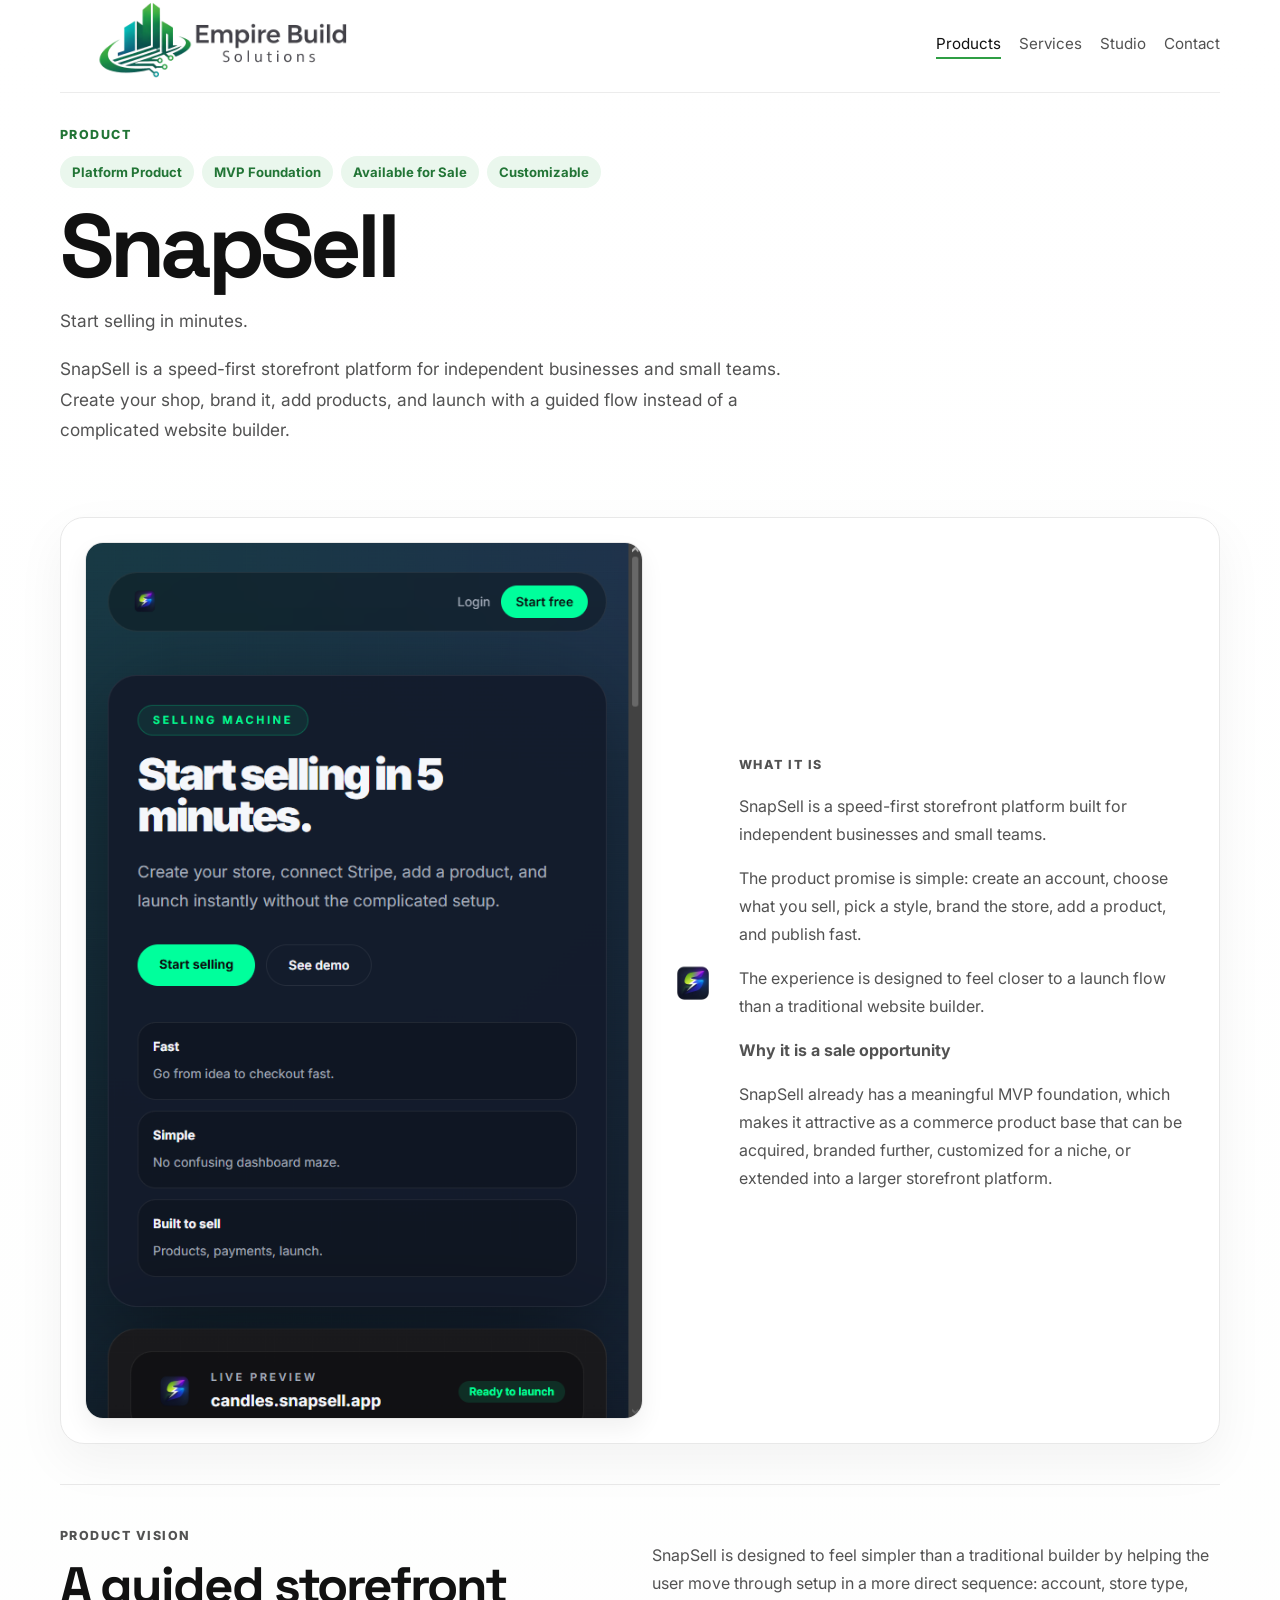
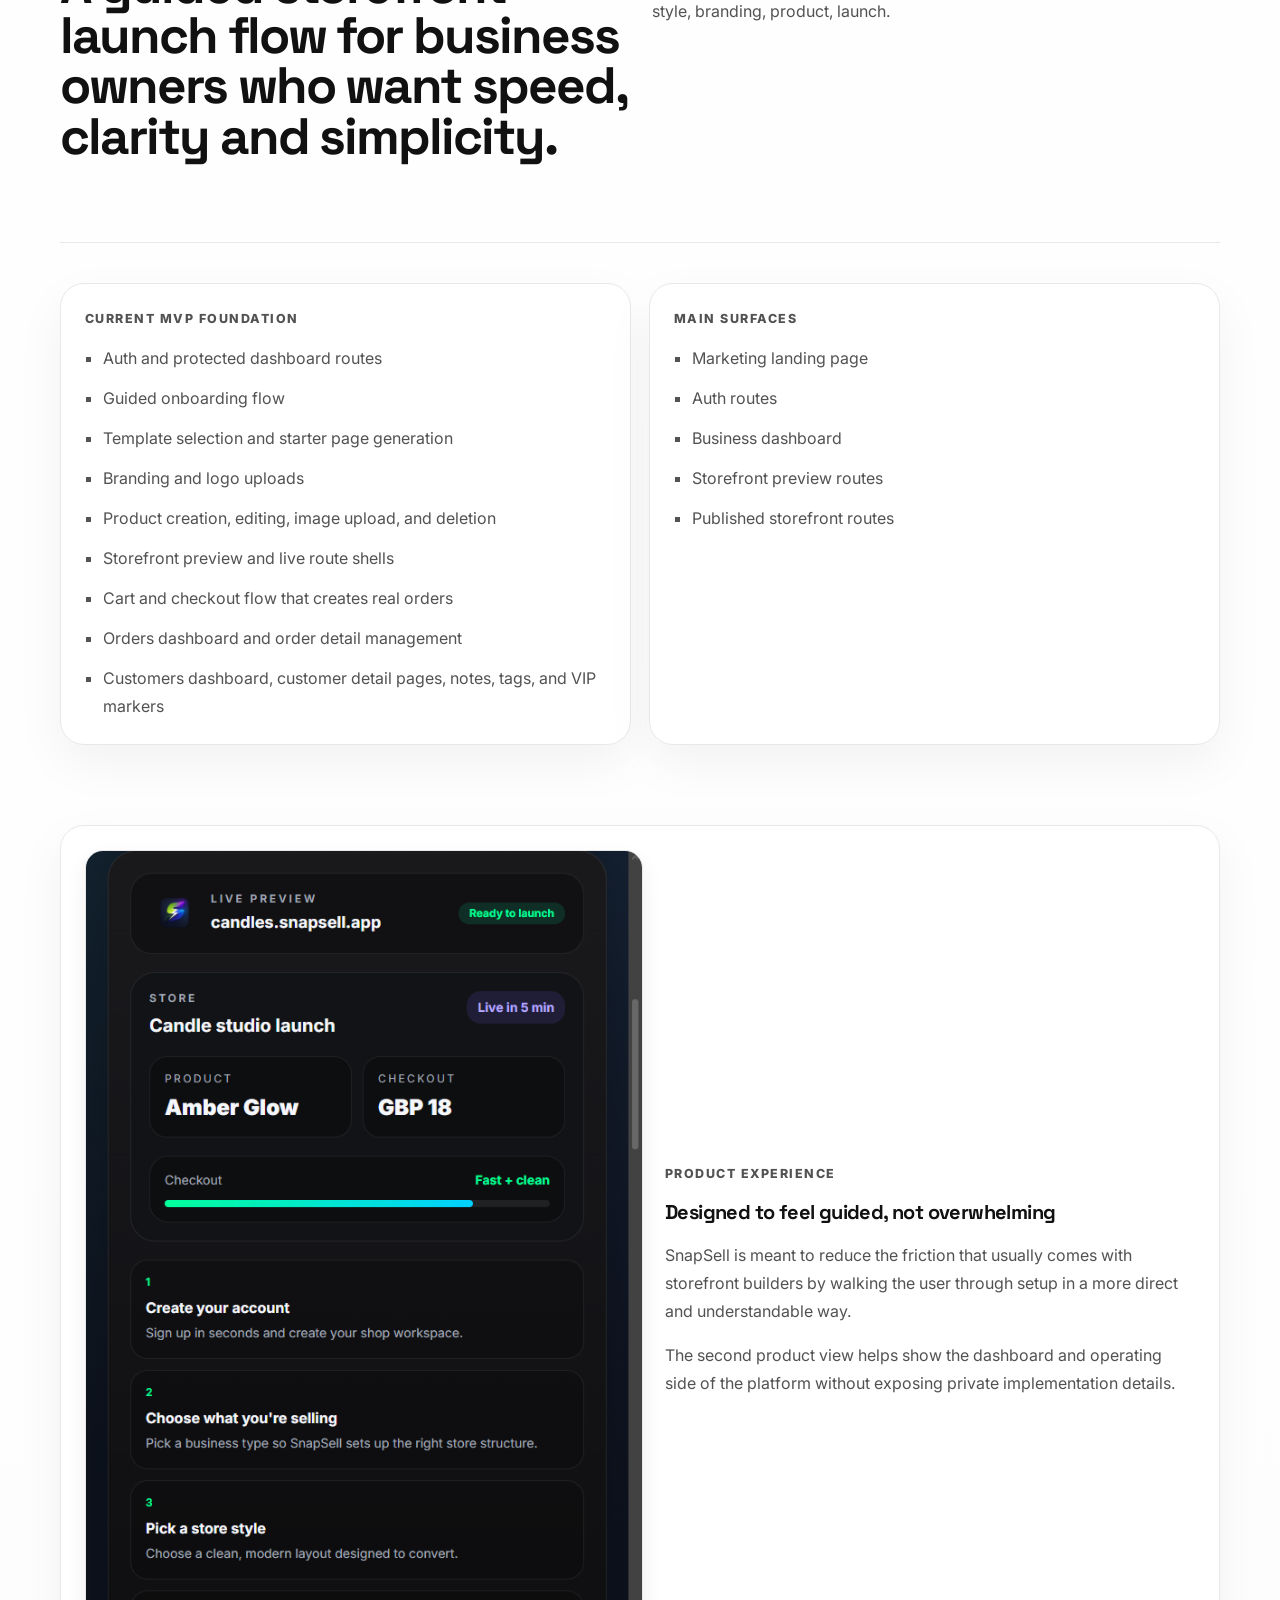
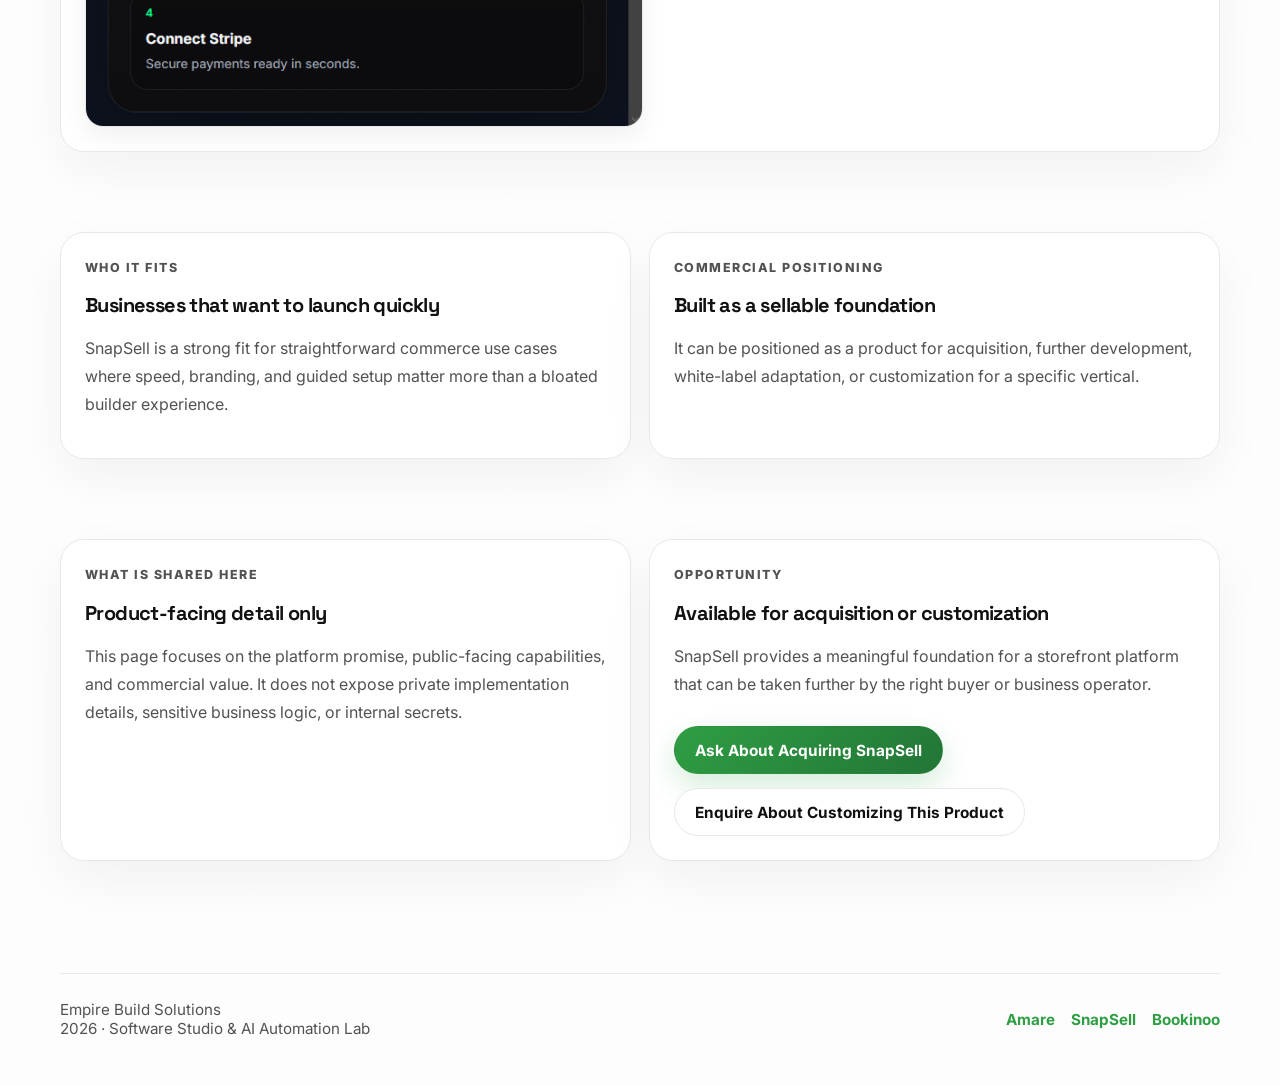
<file: snapsell.html>
<!DOCTYPE html>
<html lang="en">
<head>
  <meta charset="UTF-8">
  <meta name="viewport" content="width=device-width, initial-scale=1.0">
  <title>SnapSell | Empire Build Solutions</title>
  <meta name="description" content="SnapSell is a speed-first storefront platform for independent businesses and small teams, available for sale or customization.">
  <meta name="theme-color" content="#111111">
  <meta property="og:title" content="SnapSell | Empire Build Solutions">
  <meta property="og:description" content="Speed-first storefront platform for independent businesses and small teams, available for sale or customization.">
  <meta property="og:type" content="website">
  <meta property="og:image" content="social-card.svg">
  <link rel="preconnect" href="https://fonts.googleapis.com">
  <link rel="preconnect" href="https://fonts.gstatic.com" crossorigin>
  <link href="https://fonts.googleapis.com/css2?family=Inter:wght@400;500;600;700;800&family=Space+Grotesk:wght@500;700&display=swap" rel="stylesheet">
  <link rel="icon" href="favicon.svg" type="image/svg+xml">
  <link rel="stylesheet" href="styles.css">
</head>
<body data-page="apps">
  <div class="page-shell">
    <header class="site-header">
      <a class="brand brand-logo" href="index.html" aria-label="Empire Build Solutions home">
        <img class="brand-logo-desktop" src="assets/logos/empirebuildsolutions-logo-text.png" alt="Empire Build Solutions logo">
        <img class="brand-logo-mobile" src="assets/logos/empirebuildsolutions-logo-mark.png" alt="Empire Build Solutions logo mark">
      </a>
      <nav class="site-nav">
        <a data-nav="apps" href="products.html">Products</a>
        <a data-nav="services" href="services.html">Services</a>
        <a data-nav="lab" href="studio.html">Studio</a>
        <a data-nav="contact" href="contact.html">Contact</a>
      </nav>
    </header>

    <main>
      <section class="page-hero">
        <div class="page-hero-copy">
          <p class="eyebrow">Product</p>
          <div class="status-row">
            <span class="status-pill">Platform Product</span>
            <span class="status-pill">MVP Foundation</span>
            <span class="status-pill">Available for Sale</span>
            <span class="status-pill">Customizable</span>
          </div>
          <h1>SnapSell</h1>
          <p class="intro">Start selling in minutes.</p>
          <p class="intro">SnapSell is a speed-first storefront platform for independent businesses and small teams. Create your shop, brand it, add products, and launch with a guided flow instead of a complicated website builder.</p>
        </div>
      </section>

      <section class="content-section">
        <article class="detail-card overview-card">
          <div class="overview-split">
            <div class="overview-media">
              <img class="project-shot" src="assets/projects/snapsell/snapsell-screenshot.png" alt="SnapSell screenshot">
            </div>
            <div class="overview-head">
              <img class="project-logo" src="assets/projects/snapsell/snapsell-logo.png" alt="SnapSell logo">
              <div>
                <p class="eyebrow">What It Is</p>
                <p>SnapSell is a speed-first storefront platform built for independent businesses and small teams.</p>
                <p>The product promise is simple: create an account, choose what you sell, pick a style, brand the store, add a product, and publish fast.</p>
                <p>The experience is designed to feel closer to a launch flow than a traditional website builder.</p>
                <p><strong>Why it is a sale opportunity</strong></p>
                <p>SnapSell already has a meaningful MVP foundation, which makes it attractive as a commerce product base that can be acquired, branded further, customized for a niche, or extended into a larger storefront platform.</p>
              </div>
            </div>
          </div>
        </article>
      </section>

      <section class="content-section bordered-section">
        <div class="section-heading split">
          <div>
            <p class="eyebrow">Product Vision</p>
            <h2>A guided storefront launch flow for business owners who want speed, clarity and simplicity.</h2>
          </div>
          <p>SnapSell is designed to feel simpler than a traditional builder by helping the user move through setup in a more direct sequence: account, store type, style, branding, product, launch.</p>
        </div>
      </section>

      <section class="content-section">
        <div class="detail-grid">
          <article class="detail-card">
            <p class="eyebrow">Current MVP Foundation</p>
            <ul class="check-list">
              <li>Auth and protected dashboard routes</li>
              <li>Guided onboarding flow</li>
              <li>Template selection and starter page generation</li>
              <li>Branding and logo uploads</li>
              <li>Product creation, editing, image upload, and deletion</li>
              <li>Storefront preview and live route shells</li>
              <li>Cart and checkout flow that creates real orders</li>
              <li>Orders dashboard and order detail management</li>
              <li>Customers dashboard, customer detail pages, notes, tags, and VIP markers</li>
            </ul>
          </article>
          <article class="detail-card">
            <p class="eyebrow">Main Surfaces</p>
            <ul class="check-list">
              <li>Marketing landing page</li>
              <li>Auth routes</li>
              <li>Business dashboard</li>
              <li>Storefront preview routes</li>
              <li>Published storefront routes</li>
            </ul>
          </article>
        </div>
      </section>

      <section class="content-section">
        <article class="detail-card overview-card">
          <div class="overview-split">
            <div class="overview-media">
              <img class="project-shot" src="assets/projects/snapsell/snapsell-screenshot-2.png" alt="SnapSell second screenshot">
            </div>
            <div>
              <p class="eyebrow">Product Experience</p>
              <h3>Designed to feel guided, not overwhelming</h3>
              <p>SnapSell is meant to reduce the friction that usually comes with storefront builders by walking the user through setup in a more direct and understandable way.</p>
              <p>The second product view helps show the dashboard and operating side of the platform without exposing private implementation details.</p>
            </div>
          </div>
        </article>
      </section>

      <section class="content-section">
        <div class="detail-grid">
          <article class="detail-card">
            <p class="eyebrow">Who It Fits</p>
            <h3>Businesses that want to launch quickly</h3>
            <p>SnapSell is a strong fit for straightforward commerce use cases where speed, branding, and guided setup matter more than a bloated builder experience.</p>
          </article>
          <article class="detail-card">
            <p class="eyebrow">Commercial Positioning</p>
            <h3>Built as a sellable foundation</h3>
            <p>It can be positioned as a product for acquisition, further development, white-label adaptation, or customization for a specific vertical.</p>
          </article>
        </div>
      </section>

      <section class="content-section">
        <div class="detail-grid">
          <article class="detail-card">
            <p class="eyebrow">What Is Shared Here</p>
            <h3>Product-facing detail only</h3>
            <p>This page focuses on the platform promise, public-facing capabilities, and commercial value. It does not expose private implementation details, sensitive business logic, or internal secrets.</p>
          </article>
          <article class="detail-card">
            <p class="eyebrow">Opportunity</p>
            <h3>Available for acquisition or customization</h3>
            <p>SnapSell provides a meaningful foundation for a storefront platform that can be taken further by the right buyer or business operator.</p>
            <div class="contact-panel">
              <a class="button button-primary" href="contact.html">Ask About Acquiring SnapSell</a>
              <a class="button button-secondary" href="contact.html">Enquire About Customizing This Product</a>
            </div>
          </article>
        </div>
      </section>
    </main>

    <footer class="site-footer">
      <div>
        <p>Empire Build Solutions</p>
        <p><span id="year"></span> · Software Studio & AI Automation Lab</p>
      </div>
      <div class="footer-products">
        <a href="https://amare.empirebuildsolutions.co.uk" target="_blank" rel="noreferrer">Amare</a>
        <a href="https://snapsell.empirebuildsolutions.co.uk" target="_blank" rel="noreferrer">SnapSell</a>
        <a href="https://bookinoo.empirebuildsolutions.co.uk" target="_blank" rel="noreferrer">Bookinoo</a>
      </div>
    </footer>
  </div>
  <script src="script.js"></script>
</body>
</html>
</file>
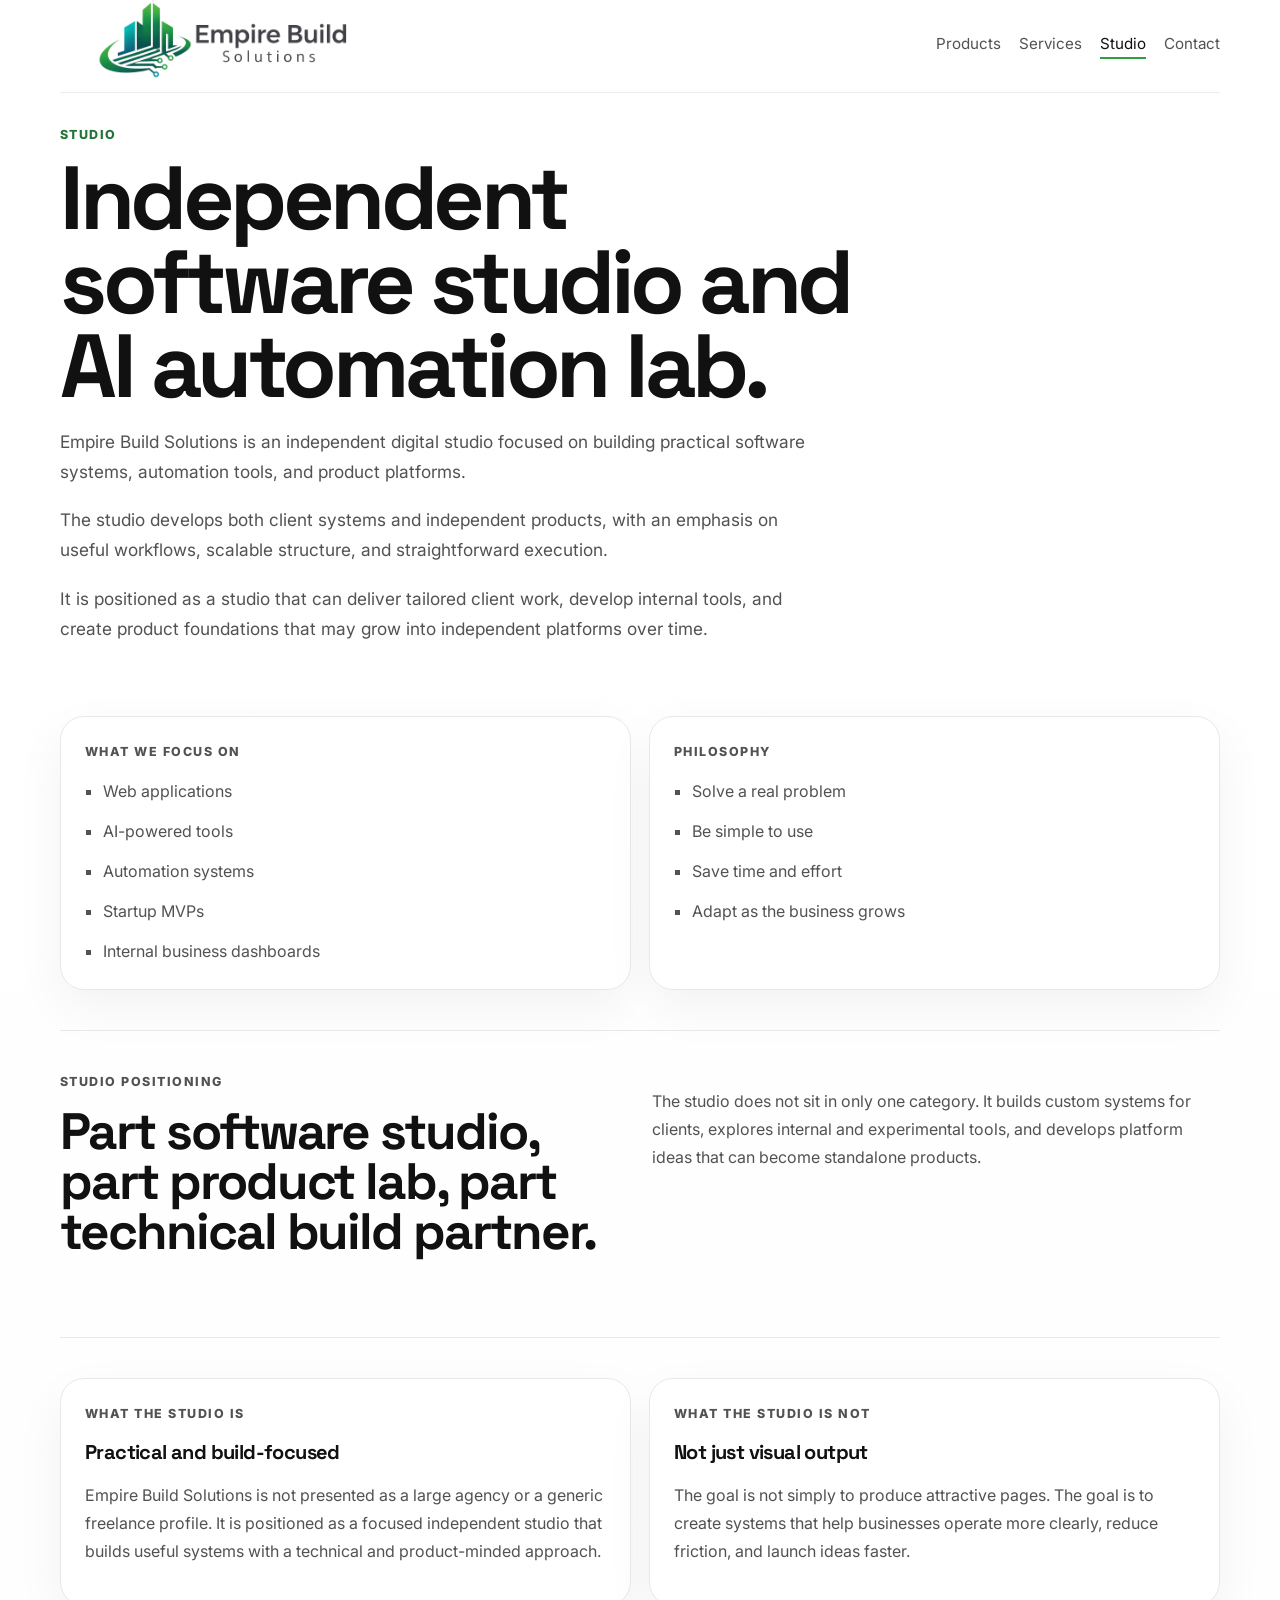
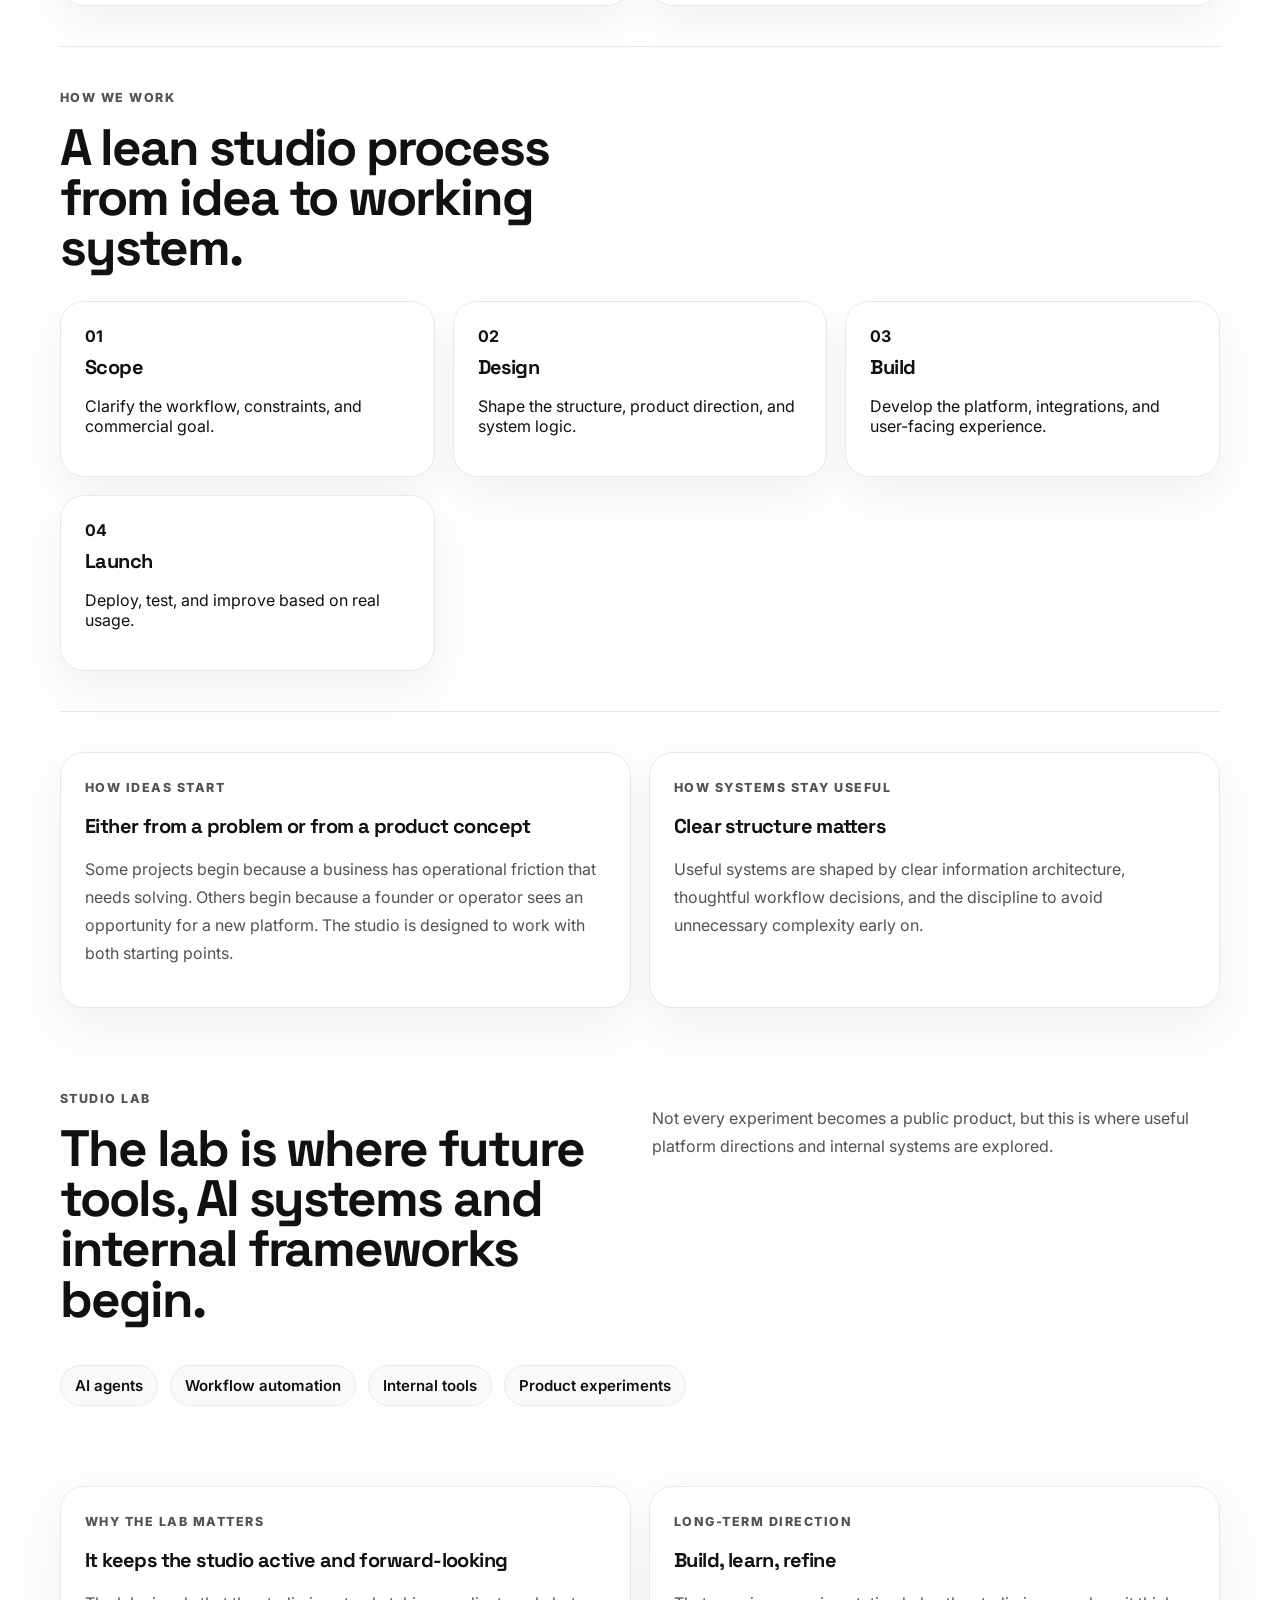
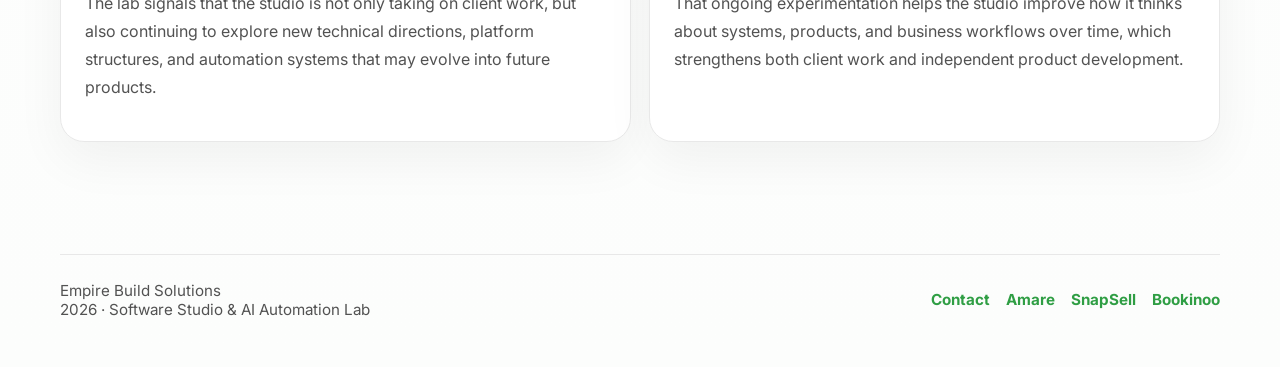
<file: studio.html>
<!DOCTYPE html>
<html lang="en">
<head>
  <meta charset="UTF-8">
  <meta name="viewport" content="width=device-width, initial-scale=1.0">
  <title>Studio | Empire Build Solutions</title>
  <meta name="description" content="Learn how Empire Build Solutions works as an independent software studio and AI automation lab.">
  <meta name="theme-color" content="#111111">
  <meta property="og:title" content="Studio | Empire Build Solutions">
  <meta property="og:description" content="Independent software studio building practical systems, automation tools, and product platforms.">
  <meta property="og:type" content="website">
  <meta property="og:image" content="social-card.svg">
  <meta name="twitter:card" content="summary_large_image">
  <meta name="twitter:title" content="Studio | Empire Build Solutions">
  <meta name="twitter:description" content="Independent software studio building practical systems, automation tools, and product platforms.">
  <meta name="twitter:image" content="social-card.svg">
  <link rel="canonical" href="studio.html">
  <link rel="preconnect" href="https://fonts.googleapis.com">
  <link rel="preconnect" href="https://fonts.gstatic.com" crossorigin>
  <link href="https://fonts.googleapis.com/css2?family=Inter:wght@400;500;600;700;800&family=Space+Grotesk:wght@500;700&display=swap" rel="stylesheet">
  <link rel="icon" href="favicon.svg" type="image/svg+xml">
  <link rel="stylesheet" href="styles.css">
</head>
<body data-page="lab">
  <div class="page-shell">
    <header class="site-header">
      <a class="brand brand-logo" href="index.html" aria-label="Empire Build Solutions home">
        <img class="brand-logo-desktop" src="assets/logos/empirebuildsolutions-logo-text.png" alt="Empire Build Solutions logo">
        <img class="brand-logo-mobile" src="assets/logos/empirebuildsolutions-logo-mark.png" alt="Empire Build Solutions logo mark">
      </a>
      <nav class="site-nav">
        <a data-nav="apps" href="products.html">Products</a>
        <a data-nav="services" href="services.html">Services</a>
        <a data-nav="lab" href="studio.html">Studio</a>
        <a data-nav="contact" href="contact.html">Contact</a>
      </nav>
    </header>

    <main>
      <section class="page-hero">
        <div class="page-hero-copy">
          <p class="eyebrow">Studio</p>
          <h1>Independent software studio and AI automation lab.</h1>
          <p class="intro">Empire Build Solutions is an independent digital studio focused on building practical software systems, automation tools, and product platforms.</p>
          <p class="intro">The studio develops both client systems and independent products, with an emphasis on useful workflows, scalable structure, and straightforward execution.</p>
          <p class="intro">It is positioned as a studio that can deliver tailored client work, develop internal tools, and create product foundations that may grow into independent platforms over time.</p>
        </div>
      </section>

      <section class="content-section">
        <div class="detail-grid">
          <article class="detail-card">
            <p class="eyebrow">What We Focus On</p>
            <ul class="check-list">
              <li>Web applications</li>
              <li>AI-powered tools</li>
              <li>Automation systems</li>
              <li>Startup MVPs</li>
              <li>Internal business dashboards</li>
            </ul>
          </article>
          <article class="detail-card">
            <p class="eyebrow">Philosophy</p>
            <ul class="check-list">
              <li>Solve a real problem</li>
              <li>Be simple to use</li>
              <li>Save time and effort</li>
              <li>Adapt as the business grows</li>
            </ul>
          </article>
        </div>
      </section>

      <section class="content-section bordered-section">
        <div class="section-heading split">
          <div>
            <p class="eyebrow">Studio Positioning</p>
            <h2>Part software studio, part product lab, part technical build partner.</h2>
          </div>
          <p>The studio does not sit in only one category. It builds custom systems for clients, explores internal and experimental tools, and develops platform ideas that can become standalone products.</p>
        </div>
      </section>

      <section class="content-section">
        <div class="detail-grid">
          <article class="detail-card">
            <p class="eyebrow">What The Studio Is</p>
            <h3>Practical and build-focused</h3>
            <p>Empire Build Solutions is not presented as a large agency or a generic freelance profile. It is positioned as a focused independent studio that builds useful systems with a technical and product-minded approach.</p>
          </article>
          <article class="detail-card">
            <p class="eyebrow">What The Studio Is Not</p>
            <h3>Not just visual output</h3>
            <p>The goal is not simply to produce attractive pages. The goal is to create systems that help businesses operate more clearly, reduce friction, and launch ideas faster.</p>
          </article>
        </div>
      </section>

      <section class="content-section bordered-section">
        <div class="section-heading">
          <p class="eyebrow">How We Work</p>
          <h2>A lean studio process from idea to working system.</h2>
        </div>
        <div class="process-grid">
          <article class="process-step"><strong>01</strong><h3>Scope</h3><p>Clarify the workflow, constraints, and commercial goal.</p></article>
          <article class="process-step"><strong>02</strong><h3>Design</h3><p>Shape the structure, product direction, and system logic.</p></article>
          <article class="process-step"><strong>03</strong><h3>Build</h3><p>Develop the platform, integrations, and user-facing experience.</p></article>
          <article class="process-step"><strong>04</strong><h3>Launch</h3><p>Deploy, test, and improve based on real usage.</p></article>
        </div>
      </section>

      <section class="content-section">
        <div class="detail-grid">
          <article class="detail-card">
            <p class="eyebrow">How Ideas Start</p>
            <h3>Either from a problem or from a product concept</h3>
            <p>Some projects begin because a business has operational friction that needs solving. Others begin because a founder or operator sees an opportunity for a new platform. The studio is designed to work with both starting points.</p>
          </article>
          <article class="detail-card">
            <p class="eyebrow">How Systems Stay Useful</p>
            <h3>Clear structure matters</h3>
            <p>Useful systems are shaped by clear information architecture, thoughtful workflow decisions, and the discipline to avoid unnecessary complexity early on.</p>
          </article>
        </div>
      </section>

      <section class="content-section">
        <div class="section-heading split">
          <div>
            <p class="eyebrow">Studio Lab</p>
            <h2>The lab is where future tools, AI systems and internal frameworks begin.</h2>
          </div>
          <p>Not every experiment becomes a public product, but this is where useful platform directions and internal systems are explored.</p>
        </div>
        <div class="mini-tags">
          <span>AI agents</span>
          <span>Workflow automation</span>
          <span>Internal tools</span>
          <span>Product experiments</span>
        </div>
      </section>

      <section class="content-section">
        <div class="detail-grid">
          <article class="detail-card">
            <p class="eyebrow">Why The Lab Matters</p>
            <h3>It keeps the studio active and forward-looking</h3>
            <p>The lab signals that the studio is not only taking on client work, but also continuing to explore new technical directions, platform structures, and automation systems that may evolve into future products.</p>
          </article>
          <article class="detail-card">
            <p class="eyebrow">Long-Term Direction</p>
            <h3>Build, learn, refine</h3>
            <p>That ongoing experimentation helps the studio improve how it thinks about systems, products, and business workflows over time, which strengthens both client work and independent product development.</p>
          </article>
        </div>
      </section>
    </main>

    <footer class="site-footer">
      <div>
        <p>Empire Build Solutions</p>
        <p><span id="year"></span> · Software Studio & AI Automation Lab</p>
      </div>
      <div class="footer-products">
        <a href="contact.html">Contact</a>
        <a href="https://amare.empirebuildsolutions.co.uk" target="_blank" rel="noreferrer">Amare</a>
        <a href="https://snapsell.empirebuildsolutions.co.uk" target="_blank" rel="noreferrer">SnapSell</a>
        <a href="https://bookinoo.empirebuildsolutions.co.uk" target="_blank" rel="noreferrer">Bookinoo</a>
      </div>
    </footer>
  </div>
  <script src="script.js"></script>
</body>
</html>
</file>
<file: styles.css>
:root {
  --bg: #ffffff;
  --text: #111111;
  --muted: #525252;
  --line: #e8e8e8;
  --panel: #f8faf8;
  --accent: #2f9e44;
  --accent-dark: #227536;
  --accent-soft: #eaf7ed;
  --shadow: 0 18px 50px rgba(17, 17, 17, 0.05);
}

* {
  box-sizing: border-box;
}

html {
  scroll-behavior: smooth;
}

body {
  margin: 0;
  font-family: "Inter", sans-serif;
  color: var(--text);
  background: linear-gradient(180deg, #ffffff 0%, #fcfdfc 100%);
}

a {
  color: inherit;
  text-decoration: none;
}

img {
  max-width: 100%;
  display: block;
}

button,
input,
textarea {
  font: inherit;
}

.page-shell {
  width: min(1160px, calc(100% - 32px));
  margin: 0 auto;
}

.site-header,
.site-footer {
  display: flex;
  align-items: center;
  justify-content: space-between;
  gap: 16px;
}

.site-header {
  position: sticky;
  top: 0;
  z-index: 10;
  padding: 18px 0;
  background: rgba(255, 255, 255, 0.92);
  backdrop-filter: blur(12px);
  border-bottom: 1px solid rgba(232, 232, 232, 0.8);
  overflow: visible;
}

.brand,
h1,
h2,
h3 {
  font-family: "Space Grotesk", sans-serif;
}

.brand {
  display: inline-flex;
  align-items: center;
  gap: 12px;
  font-size: 1rem;
  font-weight: 700;
  letter-spacing: -0.02em;
}

.brand-logo img {
  width: auto;
  height: 56px;
  transform: scale(4);
  transform-origin: left center;
  object-fit: contain;
}

.brand-logo-mobile {
  display: none;
}

.brand-logo {
  display: inline-flex;
  align-items: center;
  height: 56px;
  overflow: visible;
}

.brand-mark {
  display: inline-flex;
  align-items: center;
  justify-content: center;
  width: 42px;
  height: 42px;
  border-radius: 14px;
  background: #111111;
  color: #ffffff;
  font-size: 0.95rem;
  font-weight: 800;
}

.brand-text {
  display: grid;
  gap: 2px;
}

.brand-text strong {
  font-size: 0.98rem;
}

.brand-text span {
  color: var(--muted);
  font-size: 0.75rem;
  font-weight: 600;
  letter-spacing: 0.02em;
}

.site-nav {
  display: flex;
  flex-wrap: wrap;
  gap: 18px;
  align-items: center;
  align-self: center;
  min-height: 56px;
  color: var(--muted);
  font-size: 0.95rem;
}

.nav-menu-toggle {
  display: none;
  align-items: center;
  justify-content: center;
  width: 40px;
  height: 40px;
  border-radius: 12px;
  border: 1px solid var(--line);
  background: #ffffff;
  color: var(--text);
  font-size: 1.15rem;
  font-weight: 700;
  cursor: pointer;
}

.site-nav a:hover,
.email-link:hover,
.product-card a:hover,
.text-link:hover {
  color: var(--accent-dark);
}

.site-nav a {
  padding-bottom: 4px;
  border-bottom: 2px solid transparent;
}

body[data-page="about"] .site-nav a[data-nav="about"],
body[data-page="apps"] .site-nav a[data-nav="apps"],
body[data-page="services"] .site-nav a[data-nav="services"],
body[data-page="lab"] .site-nav a[data-nav="lab"],
body[data-page="contact"] .site-nav a[data-nav="contact"] {
  color: var(--text);
  border-bottom-color: var(--accent);
}

body[data-page="portfolio"] .site-nav a[data-nav="apps"] {
  color: var(--text);
  border-bottom-color: var(--accent);
}

main {
  padding: 12px 0 72px;
}

.hero-section,
.content-section,
.page-hero,
.contact-card,
.feature-card,
.product-card,
.principle-card,
.detail-card,
.list-card,
.lab-card {
  animation: rise 500ms ease both;
}

.hero-section,
.page-hero {
  padding: 22px 0 32px;
}

.hero-layout,
.case-grid,
.process-grid,
.portfolio-stack,
.showcase-panel,
.showcase-meta {
  display: grid;
  gap: 18px;
}

.hero-layout {
  grid-template-columns: minmax(0, 1.15fr) minmax(320px, 0.85fr);
  align-items: start;
}

.hero-copy.wide,
.page-hero-copy {
  max-width: 920px;
}

.hero-card {
  padding: 28px;
  border: 1px solid var(--line);
  border-radius: 28px;
  background: linear-gradient(180deg, #ffffff 0%, #fbfcfb 100%);
  box-shadow: var(--shadow);
}

.hero-snapshot {
  display: grid;
  gap: 16px;
}

.snapshot-card,
.case-card,
.process-step,
.portfolio-card {
  padding: 24px;
  border: 1px solid var(--line);
  border-radius: 24px;
  background: #ffffff;
  box-shadow: var(--shadow);
}

.mini-brand-mark {
  width: 54px;
  height: 54px;
  margin-bottom: 16px;
  object-fit: contain;
}

.snapshot-head {
  display: flex;
  justify-content: space-between;
  align-items: center;
  gap: 16px;
  margin-bottom: 12px;
}

.snapshot-head .snapshot-label {
  margin-bottom: 0;
}

.snapshot-brand {
  width: auto;
  height: 52px;
  object-fit: contain;
}

.snapshot-dark {
  background: linear-gradient(180deg, #111111 0%, #1d251f 100%);
  border-color: #111111;
  color: #ffffff;
}

.snapshot-dark p,
.snapshot-dark span,
.snapshot-dark h3 {
  color: inherit;
}

.snapshot-label,
.card-kicker {
  display: inline-flex;
  margin-bottom: 12px;
  color: var(--accent-dark);
  font-size: 0.76rem;
  font-weight: 800;
  letter-spacing: 0.12em;
  text-transform: uppercase;
}

.snapshot-dark .snapshot-label {
  color: #8dd8a0;
}

.stack-list {
  display: grid;
  gap: 14px;
}

.stack-list div {
  display: grid;
  gap: 4px;
  padding-top: 12px;
  border-top: 1px solid rgba(255, 255, 255, 0.12);
}

.stack-list strong {
  font-size: 0.98rem;
}

.stack-list span {
  color: rgba(255, 255, 255, 0.72);
}

.snapshot-notes {
  display: grid;
  gap: 12px;
  margin-top: 18px;
}

.snapshot-notes div {
  display: grid;
  gap: 4px;
  padding-top: 12px;
  border-top: 1px solid rgba(255, 255, 255, 0.12);
}

.snapshot-notes strong,
.process-step strong {
  display: block;
  margin-bottom: 8px;
  color: var(--text);
  font-size: 1rem;
}

.snapshot-dark .snapshot-notes strong,
.snapshot-dark .snapshot-notes span {
  color: #ffffff;
}

.trust-strip {
  display: flex;
  flex-wrap: wrap;
  gap: 10px;
  padding-bottom: 18px;
}

.trust-strip span {
  padding: 10px 14px;
  border: 1px solid var(--line);
  border-radius: 999px;
  background: #ffffff;
  color: var(--muted);
  font-size: 0.92rem;
  font-weight: 600;
}

.eyebrow {
  margin: 0 0 14px;
  color: var(--accent-dark);
  font-size: 0.78rem;
  font-weight: 800;
  letter-spacing: 0.12em;
  text-transform: uppercase;
}

h1 {
  margin: 0;
  max-width: 14ch;
  font-size: clamp(3rem, 7vw, 5.8rem);
  line-height: 0.94;
  letter-spacing: -0.05em;
}

h2 {
  margin: 0 0 12px;
  max-width: 18ch;
  font-size: clamp(2rem, 4vw, 3.25rem);
  line-height: 0.98;
  letter-spacing: -0.04em;
}

h3 {
  margin: 0 0 10px;
  font-size: 1.25rem;
  letter-spacing: -0.03em;
}

.intro,
.section-heading p,
.feature-card p,
.product-card p,
.principle-card p,
.detail-card p,
.list-card p,
.contact-card p,
.lab-card p,
li,
label,
textarea,
input {
  color: var(--muted);
  line-height: 1.75;
}

.intro {
  max-width: 70ch;
  margin: 18px 0 0;
  font-size: 1.08rem;
}

.cta-row,
.contact-panel,
.form-actions {
  display: flex;
  flex-wrap: wrap;
  gap: 14px;
  align-items: center;
  margin-top: 28px;
}

.compact-top {
  margin-top: 18px;
}

.button {
  display: inline-flex;
  align-items: center;
  justify-content: center;
  min-height: 48px;
  padding: 0 20px;
  border-radius: 999px;
  border: 1px solid transparent;
  font-size: 0.96rem;
  font-weight: 700;
  transition: transform 160ms ease, box-shadow 160ms ease, border-color 160ms ease;
}

.button:hover {
  transform: translateY(-1px);
}

.button-primary {
  color: #ffffff;
  background: linear-gradient(135deg, var(--accent), var(--accent-dark));
  box-shadow: 0 12px 30px rgba(47, 158, 68, 0.2);
}

.button-secondary {
  background: #ffffff;
  border-color: var(--line);
}

.highlight-band,
.capabilities-list,
.mini-tags {
  display: flex;
  flex-wrap: wrap;
  gap: 12px;
}

.analysis-grid {
  display: grid;
  gap: 18px;
}

.analysis-grid strong {
  display: block;
  margin-bottom: 10px;
  font-size: 0.95rem;
}

.analysis-accordion {
  display: grid;
  gap: 10px;
}

.analysis-accordion details {
  border: 1px solid var(--line);
  border-radius: 16px;
  background: rgba(255, 255, 255, 0.7);
  overflow: hidden;
}

.analysis-accordion summary {
  cursor: pointer;
  list-style: none;
  padding: 14px 16px;
  font-weight: 700;
}

.analysis-accordion summary::-webkit-details-marker {
  display: none;
}

.analysis-accordion summary::after {
  content: "+";
  float: right;
  color: var(--accent-dark);
}

.analysis-accordion details[open] summary::after {
  content: "-";
}

.analysis-accordion p {
  margin: 0;
  padding: 0 16px 16px;
  color: var(--muted);
  line-height: 1.7;
}

.highlight-band {
  padding: 18px 0 8px;
  border-top: 1px solid var(--line);
  border-bottom: 1px solid var(--line);
  margin-bottom: 24px;
  justify-content: space-between;
  color: var(--muted);
  font-weight: 600;
}

.content-section {
  padding: 40px 0;
}

.bordered-section {
  border-top: 1px solid var(--line);
  border-bottom: 1px solid var(--line);
}

.section-heading {
  margin-bottom: 28px;
}

.product-category-break {
  margin-top: 34px;
  padding-top: 26px;
  border-top: 1px solid var(--line);
}

.section-heading.split,
.two-column,
.contact-layout,
.page-grid {
  display: grid;
  grid-template-columns: repeat(2, minmax(0, 1fr));
  gap: 24px;
  align-items: start;
}

.feature-grid,
.principles-grid,
.product-grid,
.detail-grid,
.lab-grid,
.list-grid {
  display: grid;
  gap: 18px;
}

.feature-grid.compact,
.detail-grid,
.list-grid,
.lab-grid {
  grid-template-columns: repeat(2, minmax(0, 1fr));
}

.case-grid,
.process-grid {
  grid-template-columns: repeat(3, minmax(0, 1fr));
}

.portfolio-stack {
  grid-template-columns: repeat(3, minmax(0, 1fr));
}

.showcase-panel {
  grid-template-columns: minmax(0, 1.05fr) minmax(320px, 0.95fr);
  padding: 24px;
  border: 1px solid var(--line);
  border-radius: 28px;
  background: linear-gradient(180deg, #ffffff 0%, #fbfcfb 100%);
  box-shadow: var(--shadow);
}

.showcase-content {
  display: grid;
  align-content: start;
}

.showcase-copy h4 {
  margin: 0 0 10px;
  font-family: "Space Grotesk", sans-serif;
  font-size: 1rem;
}

.expand-card {
  margin: 4px 0 18px;
  border-top: 1px solid var(--line);
  padding-top: 14px;
}

.expand-card summary {
  cursor: pointer;
  list-style: none;
  font-weight: 700;
  color: var(--accent-dark);
}

.expand-card summary::-webkit-details-marker {
  display: none;
}

.expand-card summary::after {
  content: "+";
  float: right;
}

.expand-card[open] summary::after {
  content: "-";
}

.expand-card .showcase-copy {
  padding-top: 14px;
}

.showcase-copy p,
.showcase-copy ul {
  margin-top: 0;
  margin-bottom: 14px;
}

.showcase-meta {
  grid-template-columns: repeat(2, minmax(0, 1fr));
  margin: 8px 0 18px;
}

.showcase-meta div {
  padding: 14px 16px;
  border: 1px solid var(--line);
  border-radius: 18px;
  background: var(--panel);
}

.showcase-meta strong {
  display: block;
  margin-bottom: 6px;
}

.showcase-meta span {
  color: var(--muted);
  line-height: 1.6;
}

.showcase-media {
  display: flex;
  align-items: center;
}

.showcase-image {
  margin-top: 0;
}

.principles-grid,
.product-grid {
  grid-template-columns: repeat(2, minmax(0, 1fr));
}

.feature-card,
.product-card,
.principle-card,
.detail-card,
.list-card,
.lab-card,
.contact-card,
.contact-form {
  padding: 24px;
  border: 1px solid var(--line);
  border-radius: 24px;
  background: #ffffff;
  box-shadow: var(--shadow);
}

.capabilities-list span,
.mini-tags span,
.product-label {
  display: inline-flex;
  align-items: center;
  padding: 10px 14px;
  border-radius: 999px;
  border: 1px solid var(--line);
  background: var(--panel);
  color: var(--text);
  font-size: 0.94rem;
  font-weight: 600;
}

.compact-tags {
  margin-top: 18px;
}

.product-card,
.contact-card {
  display: flex;
  flex-direction: column;
  justify-content: space-between;
  gap: 20px;
}

.product-showcase {
  min-height: 100%;
}

.spotlight-card {
  max-width: 760px;
}

.status-row {
  display: flex;
  flex-wrap: wrap;
  gap: 8px;
  margin: 12px 0 16px;
}

.status-pill {
  display: inline-flex;
  align-items: center;
  padding: 8px 12px;
  border-radius: 999px;
  background: var(--accent-soft);
  color: var(--accent-dark);
  font-size: 0.82rem;
  font-weight: 700;
}

.media-card {
  align-content: start;
}

.overview-card {
  display: grid;
  gap: 16px;
}

.overview-split {
  display: grid;
  grid-template-columns: minmax(0, 1fr) minmax(320px, 0.95fr);
  gap: 22px;
  align-items: center;
}

.overview-media {
  display: flex;
  align-items: center;
}

.overview-media .project-shot {
  margin-top: 0;
}

.overview-head {
  display: grid;
  grid-template-columns: auto 1fr;
  gap: 18px;
  align-items: center;
}

.overview-head .eyebrow {
  margin-bottom: 8px;
}

.project-logo {
  width: auto;
  max-width: 180px;
  height: 56px;
  margin: 16px 0 10px;
  object-fit: contain;
}

.project-logo-rounded {
  border-radius: 18px;
}

.project-shot {
  width: 100%;
  margin-top: 18px;
  border: 1px solid var(--line);
  border-radius: 18px;
  background: #f6f6f6;
  box-shadow: 0 10px 24px rgba(17, 17, 17, 0.06);
}

.secondary-shot {
  margin-top: 8px;
}

[data-bookinoo-gallery-trigger="true"] {
  cursor: zoom-in;
}

.gallery-modal {
  position: fixed;
  inset: 0;
  z-index: 120;
  display: none;
  align-items: center;
  justify-content: center;
  background: rgba(8, 8, 8, 0.9);
  padding: 24px;
}

.gallery-modal.is-open {
  display: flex;
}

.gallery-frame {
  position: relative;
  width: min(980px, 100%);
}

.gallery-image {
  width: 100%;
  max-height: 80vh;
  object-fit: contain;
  border-radius: 16px;
  border: 1px solid rgba(255, 255, 255, 0.18);
  background: rgba(20, 20, 20, 0.55);
}

.gallery-close,
.gallery-nav {
  position: absolute;
  border: 1px solid rgba(255, 255, 255, 0.3);
  background: rgba(17, 17, 17, 0.72);
  color: #ffffff;
  border-radius: 999px;
  cursor: pointer;
}

.gallery-close {
  top: -14px;
  right: -14px;
  width: 38px;
  height: 38px;
  font-size: 22px;
  line-height: 1;
}

.gallery-nav {
  top: 50%;
  transform: translateY(-50%);
  width: 42px;
  height: 42px;
  font-size: 24px;
  line-height: 1;
}

.gallery-nav.prev {
  left: -18px;
}

.gallery-nav.next {
  right: -18px;
}

.gallery-caption {
  margin-top: 10px;
  color: #e5e5e5;
  text-align: center;
  font-size: 0.92rem;
}

.portfolio-card {
  display: grid;
  align-content: start;
}

.product-card a,
.text-link,
.email-link {
  color: var(--accent);
  font-weight: 700;
}

.text-muted {
  color: var(--muted);
  font-weight: 600;
}

ul {
  margin: 0;
  padding-left: 18px;
}

.check-list {
  display: grid;
  gap: 12px;
}

.check-list li {
  list-style: square;
}

.contact-layout {
  margin-top: 10px;
}

.contact-form {
  display: grid;
  gap: 16px;
}

.hp-field {
  position: absolute;
  left: -9999px;
  width: 1px;
  height: 1px;
  overflow: hidden;
}

.contact-points {
  display: grid;
  gap: 16px;
}

.contact-points strong {
  display: block;
  margin-bottom: 6px;
  font-size: 0.98rem;
}

.contact-points p {
  margin: 0;
}

.form-status {
  display: none;
  padding: 12px 14px;
  border: 1px solid #cfead5;
  border-radius: 14px;
  background: var(--accent-soft);
  color: var(--accent-dark);
  font-size: 0.92rem;
  font-weight: 600;
}

.form-status.is-visible {
  display: block;
}

.form-helper {
  margin: 0;
  color: var(--muted);
  font-size: 0.92rem;
  line-height: 1.7;
}

.contact-form label {
  display: grid;
  gap: 8px;
  font-size: 0.95rem;
  font-weight: 600;
}

.contact-form input,
.contact-form textarea {
  width: 100%;
  padding: 14px 16px;
  border: 1px solid var(--line);
  border-radius: 16px;
  background: #ffffff;
  color: var(--text);
}

.contact-form textarea {
  min-height: 160px;
  resize: vertical;
}

.site-footer {
  padding: 26px 0 48px;
  border-top: 1px solid var(--line);
  color: var(--muted);
  font-size: 0.95rem;
}

.site-footer p {
  margin: 0;
}

.footer-products {
  display: flex;
  flex-wrap: wrap;
  gap: 16px;
}

.footer-products a {
  color: var(--accent);
  font-weight: 700;
}

.footer-products span {
  color: var(--muted);
  font-weight: 700;
}

@keyframes rise {
  from {
    opacity: 0;
    transform: translateY(14px);
  }
  to {
    opacity: 1;
    transform: translateY(0);
  }
}

@media (max-width: 900px) {
  .section-heading.split,
  .two-column,
  .contact-layout,
  .page-grid,
  .hero-layout,
  .showcase-panel,
  .feature-grid.compact,
  .detail-grid,
  .list-grid,
  .lab-grid,
  .principles-grid,
  .product-grid,
  .case-grid,
  .process-grid,
  .portfolio-stack,
  .site-footer {
    grid-template-columns: 1fr;
    flex-direction: column;
    align-items: start;
  }

  .showcase-meta {
    grid-template-columns: 1fr;
  }

  .overview-split,
  .overview-head {
    grid-template-columns: 1fr;
    align-items: start;
  }

  .site-header {
    align-items: start;
    padding: 14px 10px;
    border-radius: 14px;
  }

  .brand {
    align-items: start;
  }

  .brand-logo img {
    height: 40px;
    transform: scale(2.1);
  }

  .brand-logo-desktop {
    display: none;
  }

  .brand-logo-mobile {
    display: block;
  }

  .brand-logo {
    height: 50px;
  }

  .site-nav {
    width: 100%;
    justify-content: space-between;
    flex-wrap: nowrap;
    gap: 8px;
    font-size: 0.9rem;
  }

  .site-nav a {
    display: inline-flex;
    align-items: center;
    justify-content: center;
    white-space: nowrap;
    padding: 8px 6px 6px;
    min-width: 0;
  }

  h1 {
    max-width: 12ch;
  }

}

@media (max-width: 640px) {
  .page-shell {
    width: min(100% - 28px, 1160px);
  }

  .site-header {
    gap: 10px;
    padding: 10px 12px;
    align-items: center;
    position: sticky;
  }

  .nav-menu-toggle {
    display: inline-flex;
    margin-left: auto;
  }

  .site-nav {
    display: none;
    position: absolute;
    top: calc(100% - 2px);
    right: 12px;
    width: min(250px, calc(100vw - 28px));
    flex-direction: column;
    align-items: stretch;
    flex-wrap: nowrap;
    gap: 4px;
    padding: 10px;
    border: 1px solid var(--line);
    border-radius: 14px;
    background: rgba(255, 255, 255, 0.98);
    box-shadow: 0 14px 30px rgba(17, 17, 17, 0.12);
    z-index: 20;
    font-size: 0.9rem;
  }

  .site-nav::before {
    content: "";
    position: absolute;
    top: -6px;
    right: 18px;
    width: 10px;
    height: 10px;
    background: rgba(255, 255, 255, 0.98);
    border-left: 1px solid var(--line);
    border-top: 1px solid var(--line);
    transform: rotate(45deg);
  }

  .site-nav.is-open {
    display: flex;
  }

  .site-nav a {
    display: flex;
    width: 100%;
    justify-content: flex-start;
    padding: 9px 10px;
    white-space: nowrap;
    border-radius: 10px;
    border-bottom: 0;
  }

  .site-nav a:hover {
    background: var(--accent-soft);
  }

  .page-hero,
  .content-section {
    padding-top: 28px;
    padding-bottom: 28px;
  }

  .cta-row,
  .contact-panel,
  .form-actions,
  .footer-products {
    gap: 10px;
  }

  .button {
    width: 100%;
  }

  .contact-panel .email-link,
  .footer-products a {
    word-break: break-word;
  }

  .feature-card,
  .product-card,
  .principle-card,
  .detail-card,
  .list-card,
  .lab-card,
  .contact-card,
  .contact-form {
    padding: 20px;
    border-radius: 20px;
  }

  .hero-card {
    padding: 22px;
  }

  .snapshot-head {
    align-items: center;
    flex-direction: row;
  }

  .gallery-modal {
    padding: 14px;
  }

  .gallery-nav.prev {
    left: 6px;
  }

  .gallery-nav.next {
    right: 6px;
  }

  .gallery-close {
    top: 6px;
    right: 6px;
  }
}
</file>
